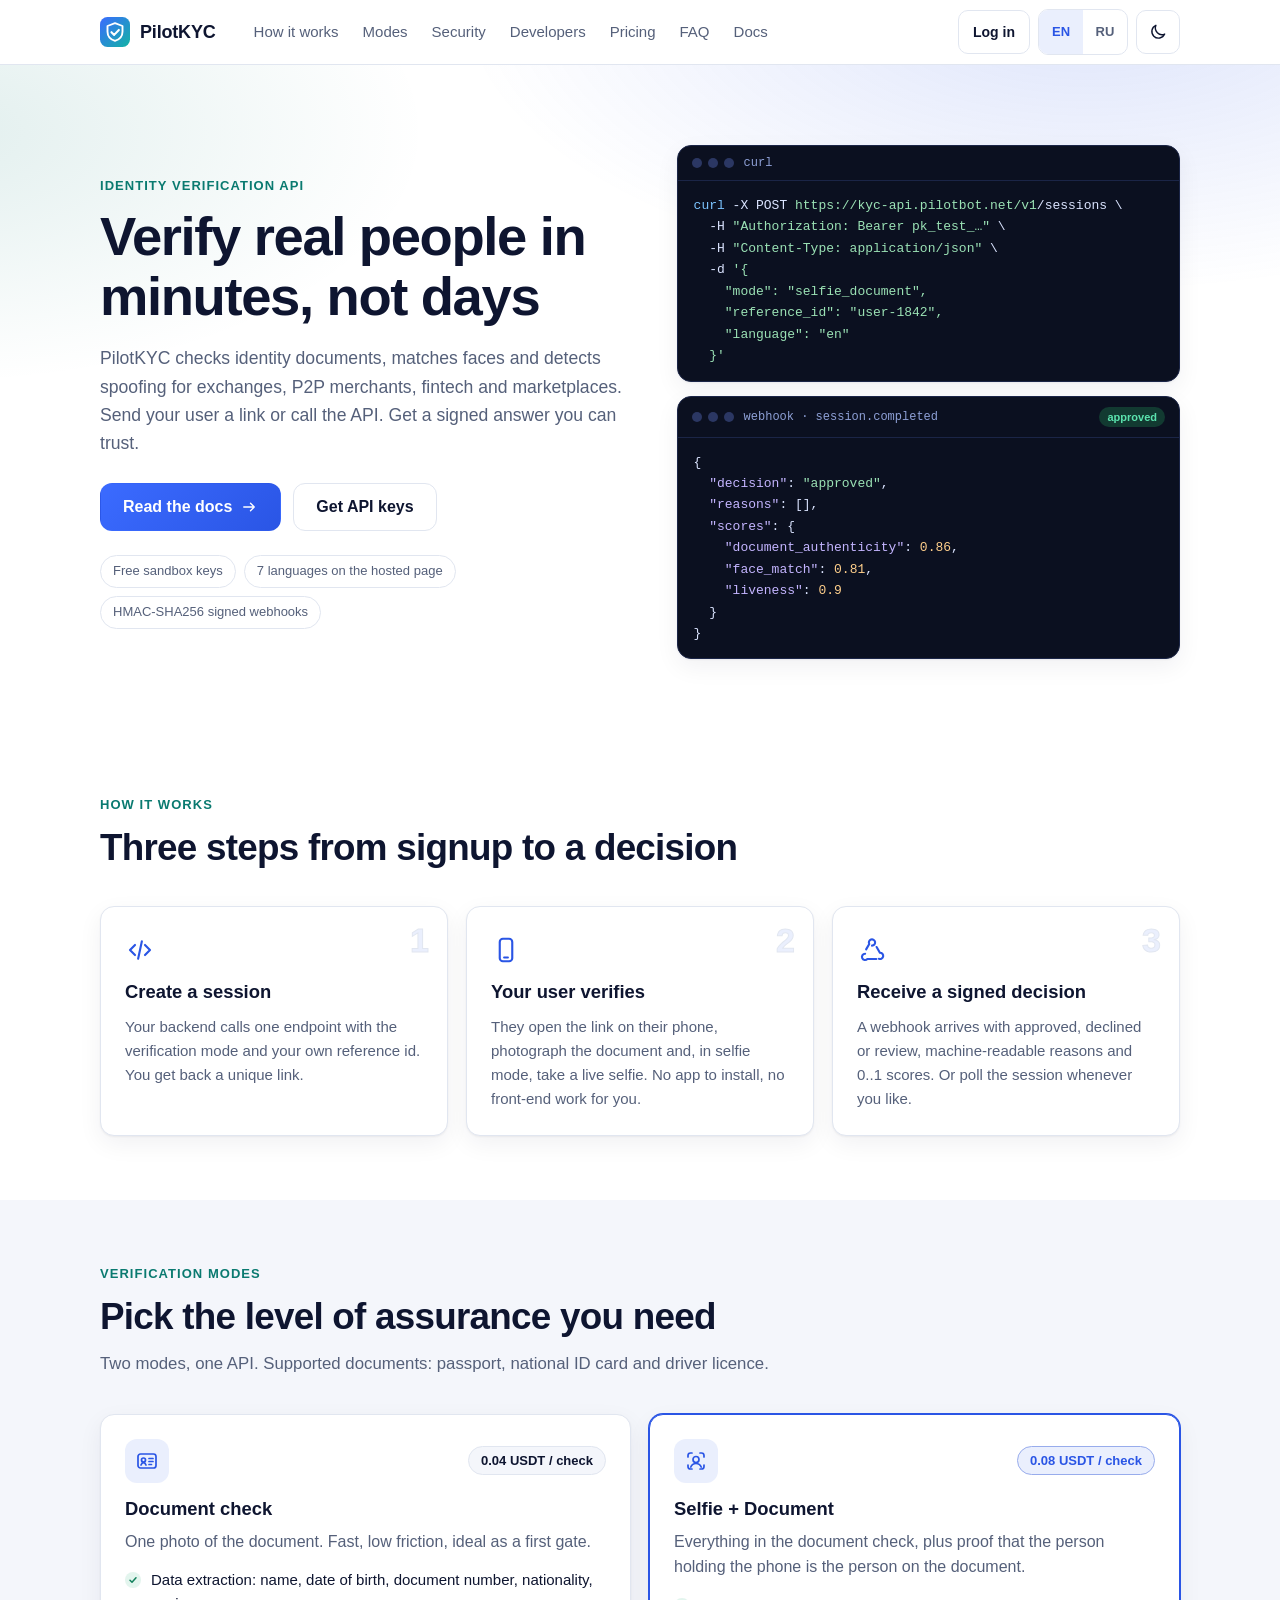
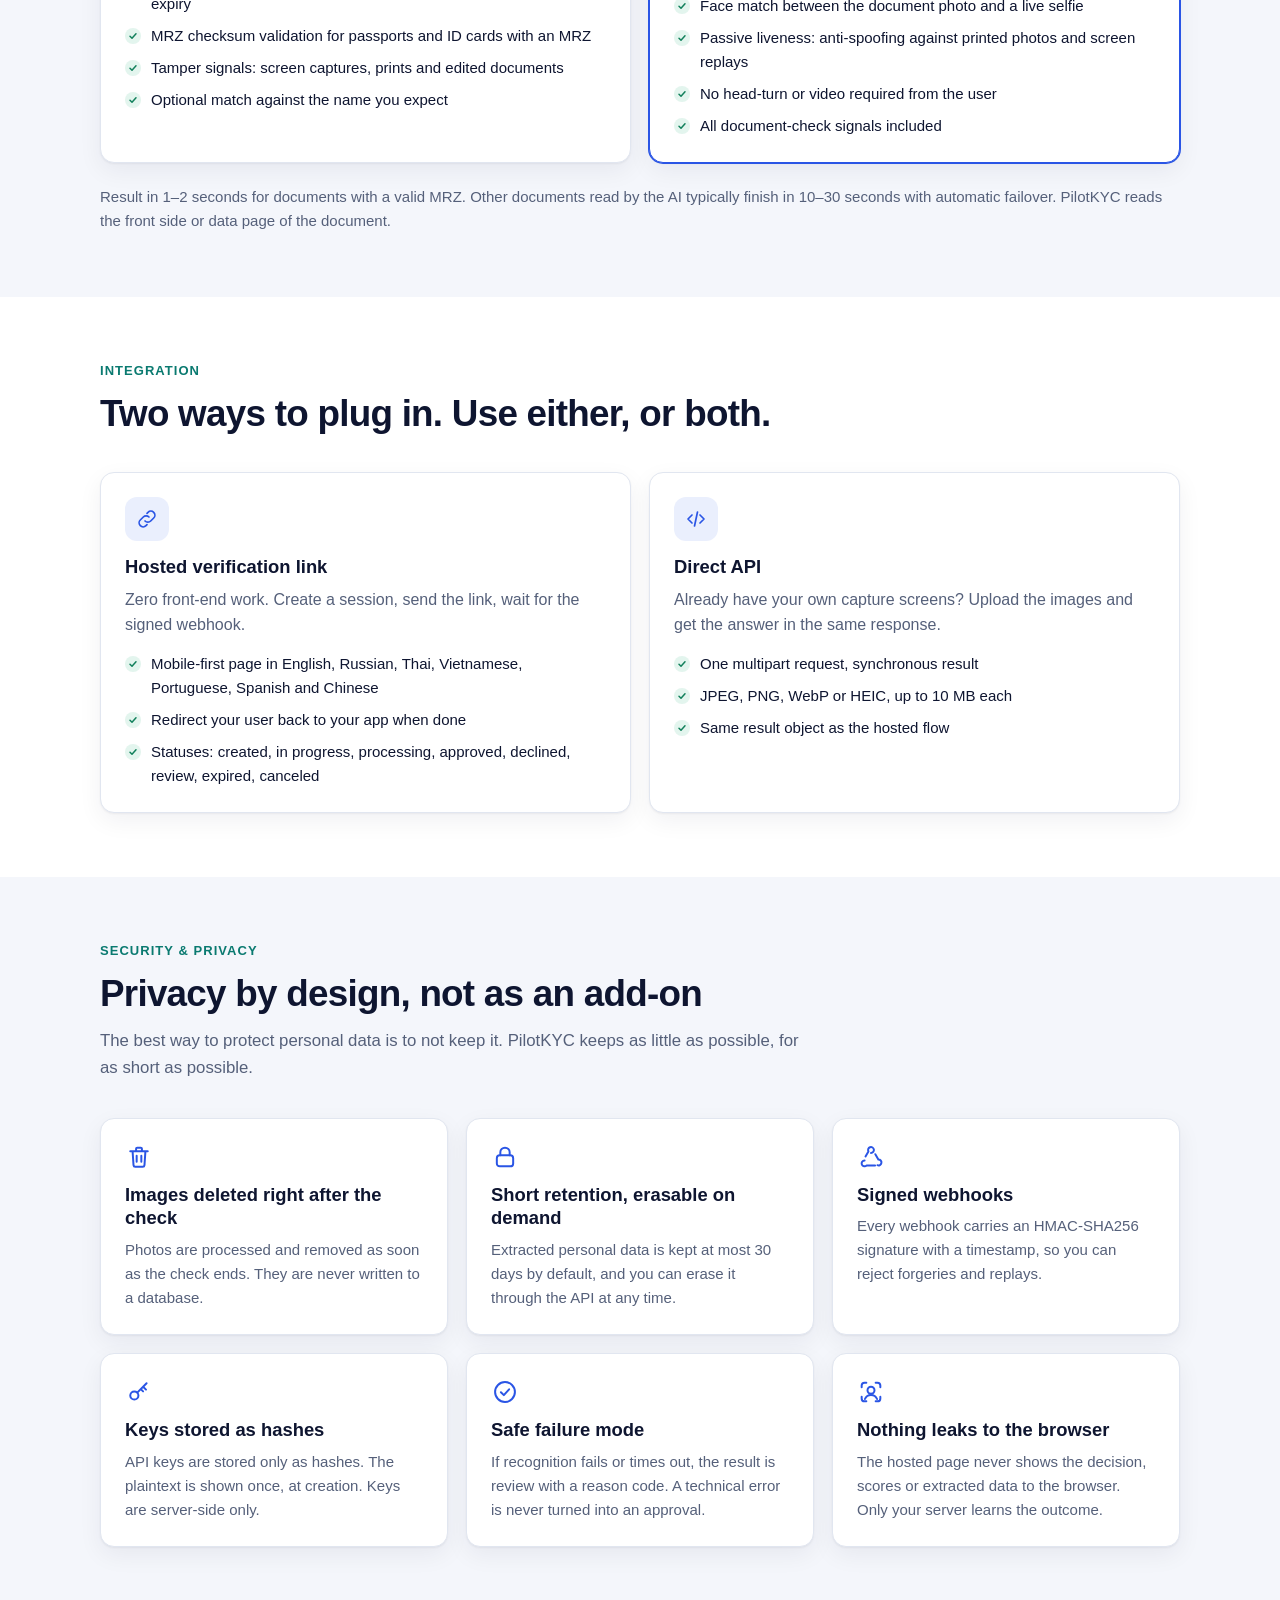
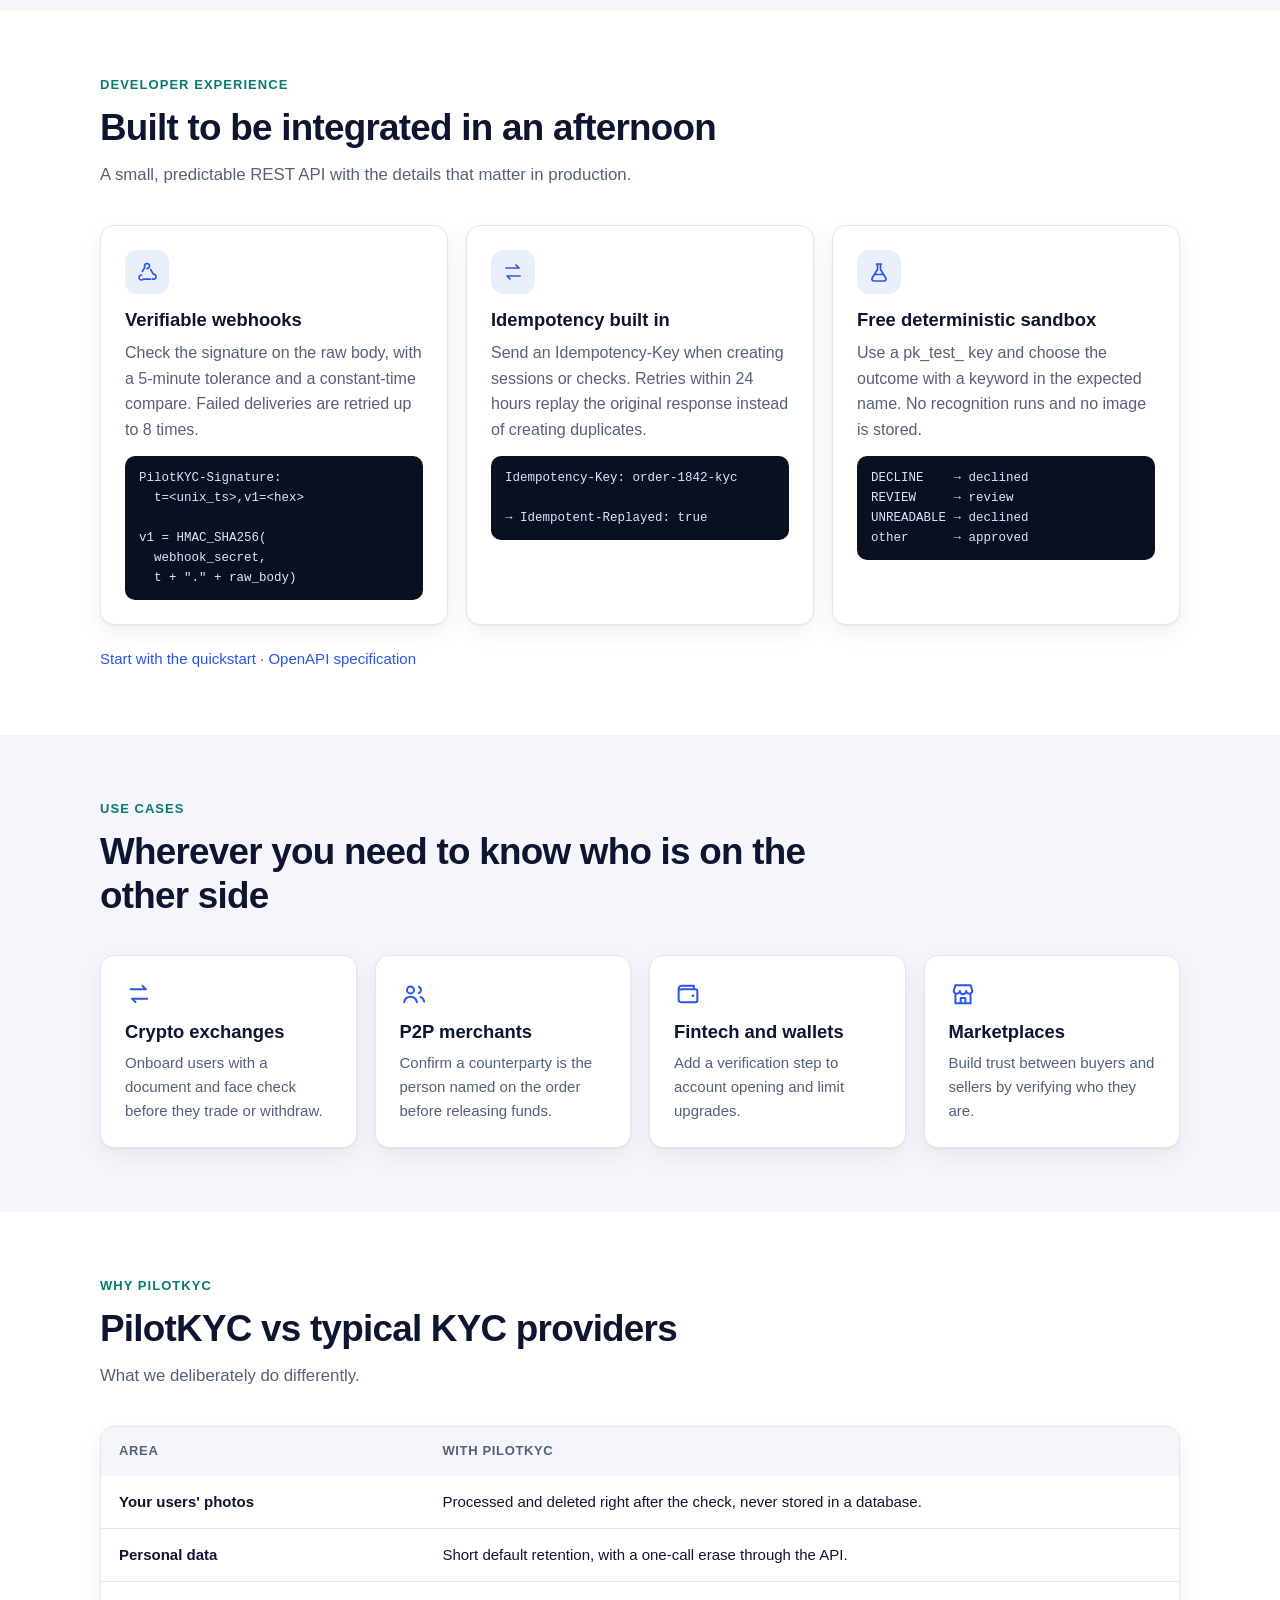
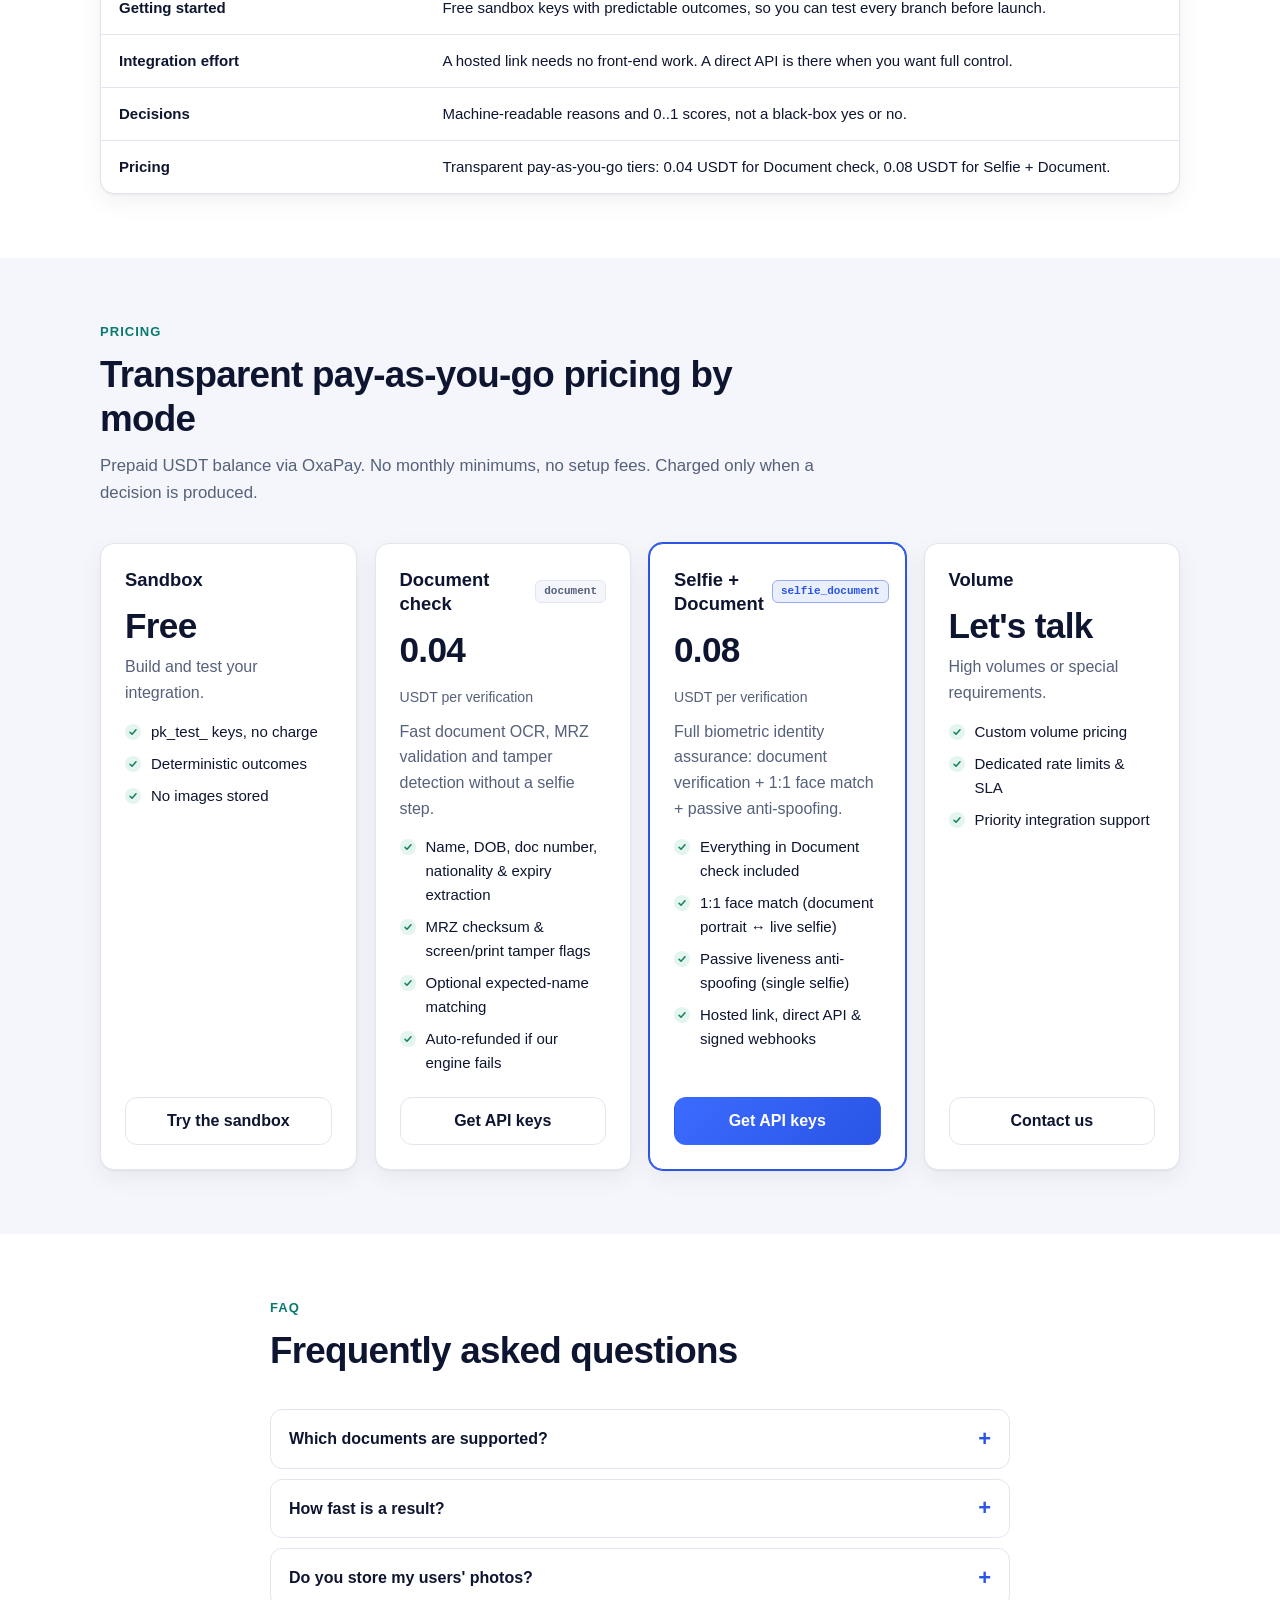
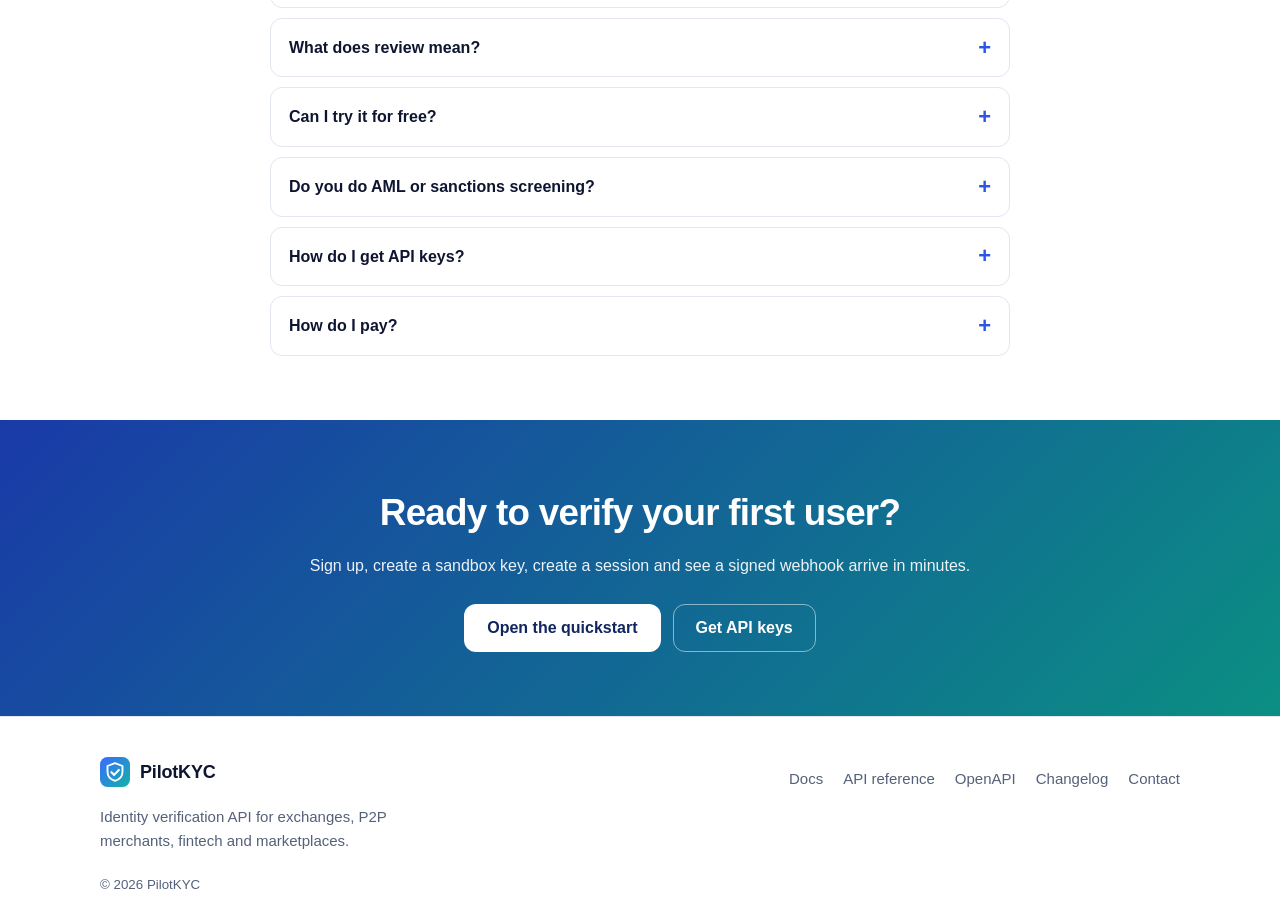
<file: index.html>
<!doctype html>
<html lang="en">
<head>
  <meta charset="utf-8">
  <meta name="viewport" content="width=device-width, initial-scale=1">
  <title>PilotKYC — Identity verification API for exchanges, P2P and fintech</title>
  <meta name="description" content="Identity verification API: document check with data extraction, selfie face match and passive liveness. Hosted link or direct API, signed webhooks, free sandbox, images deleted right after the check.">
  <meta name="color-scheme" content="light dark">
  <meta name="theme-color" content="#0b1020">
  <meta property="og:type" content="website">
  <meta property="og:site_name" content="PilotKYC">
  <meta property="og:title" content="PilotKYC — Identity verification API">
  <meta property="og:description" content="Document check, selfie face match and passive liveness. Hosted link or direct API. Free sandbox. Images deleted right after the check.">
  <meta name="twitter:card" content="summary">
  <meta name="twitter:title" content="PilotKYC — Identity verification API">
  <meta name="twitter:description" content="Document check, selfie face match and passive liveness. Hosted link or direct API. Free sandbox.">
  <link rel="icon" href="assets/favicon.svg" type="image/svg+xml">
  <link rel="stylesheet" href="assets/landing.css">
</head>
<body>
  <!-- Inline SVG sprite -->
  <svg class="svg-sprite" width="0" height="0" aria-hidden="true" focusable="false">
    <defs>
      <linearGradient id="grad" x1="0" y1="0" x2="1" y2="1">
        <stop offset="0" stop-color="#3b6bff"/>
        <stop offset="1" stop-color="#12b3a4"/>
      </linearGradient>
      <symbol id="i-logo" viewBox="0 0 32 32"><rect width="32" height="32" rx="8" fill="url(#grad)"/><path d="M16 6.5 24 9.6v6.1c0 4.7-3.2 8.2-8 9.8-4.8-1.6-8-5.1-8-9.8V9.6z" fill="none" stroke="#fff" stroke-width="2" stroke-linejoin="round"/><path d="m12.2 16.2 2.9 2.9 5-5.3" fill="none" stroke="#fff" stroke-width="2.2" stroke-linecap="round" stroke-linejoin="round"/></symbol>
      <symbol id="i-doc" viewBox="0 0 24 24"><rect x="3" y="5" width="18" height="14" rx="2.5" fill="none" stroke="currentColor" stroke-width="1.7"/><circle cx="8.5" cy="11" r="2" fill="none" stroke="currentColor" stroke-width="1.7"/><path d="M6 16c.6-1.6 1.6-2.3 2.5-2.3S10.400 14.400 11 16M14 9.500h4M14 12.500h4M14 15.500h2.500" fill="none" stroke="currentColor" stroke-width="1.7" stroke-linecap="round"/></symbol>
      <symbol id="i-face" viewBox="0 0 24 24"><path d="M4 8V6.500A2.500 2.500 0 0 1 6.500 4H8M16 4h1.500A2.500 2.500 0 0 1 20 6.500V8M20 16v1.500a2.500 2.500 0 0 1-2.500 2.500H16M8 20H6.500A2.500 2.500 0 0 1 4 17.500V16" fill="none" stroke="currentColor" stroke-width="1.7" stroke-linecap="round"/><circle cx="12" cy="10.500" r="3" fill="none" stroke="currentColor" stroke-width="1.7"/><path d="M6.800 18c.9-2.300 2.800-3.500 5.200-3.500s4.300 1.200 5.200 3.500" fill="none" stroke="currentColor" stroke-width="1.7" stroke-linecap="round"/></symbol>
      <symbol id="i-link" viewBox="0 0 24 24"><path d="M10 14a4 4 0 0 0 5.700 0l3-3a4 4 0 0 0-5.700-5.700l-1 1M14 10a4 4 0 0 0-5.700 0l-3 3a4 4 0 0 0 5.700 5.700l1-1" fill="none" stroke="currentColor" stroke-width="1.7" stroke-linecap="round"/></symbol>
      <symbol id="i-code" viewBox="0 0 24 24"><path d="m8 8-4 4 4 4M16 8l4 4-4 4M13.500 5 10.500 19" fill="none" stroke="currentColor" stroke-width="1.7" stroke-linecap="round" stroke-linejoin="round"/></symbol>
      <symbol id="i-bolt" viewBox="0 0 24 24"><path d="M13 3 5 13.500h6L10 21l8-10.500h-6z" fill="none" stroke="currentColor" stroke-width="1.7" stroke-linejoin="round"/></symbol>
      <symbol id="i-lock" viewBox="0 0 24 24"><rect x="5" y="10.500" width="14" height="9.500" rx="2.500" fill="none" stroke="currentColor" stroke-width="1.7"/><path d="M8 10.500V8a4 4 0 0 1 8 0v2.500" fill="none" stroke="currentColor" stroke-width="1.7" stroke-linecap="round"/></symbol>
      <symbol id="i-trash" viewBox="0 0 24 24"><path d="M4.500 7h15M9.500 7V5a1 1 0 0 1 1-1h3a1 1 0 0 1 1 1v2M6.500 7l.8 12a1.500 1.500 0 0 0 1.500 1.400h6.400a1.500 1.500 0 0 0 1.500-1.400l.8-12M10 11v5M14 11v5" fill="none" stroke="currentColor" stroke-width="1.7" stroke-linecap="round" stroke-linejoin="round"/></symbol>
      <symbol id="i-globe" viewBox="0 0 24 24"><circle cx="12" cy="12" r="8.500" fill="none" stroke="currentColor" stroke-width="1.7"/><path d="M3.500 12h17M12 3.500c2.500 2.600 3.600 5.400 3.600 8.500S14.500 17.900 12 20.500C9.500 17.900 8.400 15.100 8.400 12S9.500 6.100 12 3.500z" fill="none" stroke="currentColor" stroke-width="1.7"/></symbol>
      <symbol id="i-key" viewBox="0 0 24 24"><circle cx="8" cy="15" r="3.500" fill="none" stroke="currentColor" stroke-width="1.7"/><path d="m10.500 12.500 8-8M15.500 7.500l2.500 2.500M13.500 9.500 15.500 11.500" fill="none" stroke="currentColor" stroke-width="1.7" stroke-linecap="round"/></symbol>
      <symbol id="i-hook" viewBox="0 0 24 24"><path d="M12 8.500a2.500 2.500 0 1 0-2.200-1.300L7.300 11.500M6.500 15a2.500 2.500 0 1 0 1.800 4.200h7.200M17.500 19a2.500 2.500 0 1 0 .8-4.800L15.700 9.600" fill="none" stroke="currentColor" stroke-width="1.7" stroke-linecap="round" stroke-linejoin="round"/></symbol>
      <symbol id="i-flask" viewBox="0 0 24 24"><path d="M9.500 4h5M10.500 4v5.500L5.200 18a2 2 0 0 0 1.700 3h10.200a2 2 0 0 0 1.700-3l-5.300-8.500V4M8 14.500h8" fill="none" stroke="currentColor" stroke-width="1.7" stroke-linecap="round" stroke-linejoin="round"/></symbol>
      <symbol id="i-phone" viewBox="0 0 24 24"><rect x="7" y="3" width="10" height="18" rx="2.500" fill="none" stroke="currentColor" stroke-width="1.7"/><path d="M10.500 18h3" fill="none" stroke="currentColor" stroke-width="1.7" stroke-linecap="round"/></symbol>
      <symbol id="i-send" viewBox="0 0 24 24"><path d="m4 11.500 16-7-6 16-2.800-6.700z" fill="none" stroke="currentColor" stroke-width="1.7" stroke-linejoin="round"/></symbol>
      <symbol id="i-check" viewBox="0 0 24 24"><circle cx="12" cy="12" r="8.500" fill="none" stroke="currentColor" stroke-width="1.7"/><path d="m8.500 12.200 2.500 2.500 4.500-5" fill="none" stroke="currentColor" stroke-width="1.7" stroke-linecap="round" stroke-linejoin="round"/></symbol>
      <symbol id="i-swap" viewBox="0 0 24 24"><path d="M5 8h13l-3-3M19 16H6l3 3" fill="none" stroke="currentColor" stroke-width="1.7" stroke-linecap="round" stroke-linejoin="round"/></symbol>
      <symbol id="i-store" viewBox="0 0 24 24"><path d="M4 9.500 5.500 4.500h13L20 9.500M4 9.500a2.700 2.700 0 0 0 5.300 0 2.700 2.700 0 0 0 5.400 0 2.700 2.700 0 0 0 5.300 0M5.500 12.500V20h13v-7.500M10 20v-4.500h4V20" fill="none" stroke="currentColor" stroke-width="1.7" stroke-linecap="round" stroke-linejoin="round"/></symbol>
      <symbol id="i-wallet" viewBox="0 0 24 24"><path d="M4 7.500A2.500 2.500 0 0 1 6.500 5H17v3M4 7.500V17a2 2 0 0 0 2 2h12.500a1.500 1.500 0 0 0 1.500-1.500V9.500A1.500 1.500 0 0 0 18.500 8H6.500A2.500 2.500 0 0 1 4 7.500z" fill="none" stroke="currentColor" stroke-width="1.7" stroke-linejoin="round"/><circle cx="16.200" cy="13.500" r="1.100" fill="currentColor"/></symbol>
      <symbol id="i-users" viewBox="0 0 24 24"><circle cx="9" cy="8.500" r="3" fill="none" stroke="currentColor" stroke-width="1.7"/><path d="M3.500 19c.6-3 2.800-4.700 5.500-4.700s4.900 1.700 5.500 4.700M16 5.700a3 3 0 0 1 0 5.600M17.500 14.500c1.700.6 2.800 2 3.200 4" fill="none" stroke="currentColor" stroke-width="1.7" stroke-linecap="round"/></symbol>
      <symbol id="i-arrow" viewBox="0 0 24 24"><path d="M5 12h14m-5-5 5 5-5 5" fill="none" stroke="currentColor" stroke-width="1.8" stroke-linecap="round" stroke-linejoin="round"/></symbol>
      <symbol id="i-tick" viewBox="0 0 24 24"><path d="m5 12.500 4.500 4.500L19 7.500" fill="none" stroke="currentColor" stroke-width="2.200" stroke-linecap="round" stroke-linejoin="round"/></symbol>
      <symbol id="i-menu" viewBox="0 0 24 24"><path d="M4 7h16M4 12h16M4 17h16" fill="none" stroke="currentColor" stroke-width="1.8" stroke-linecap="round"/></symbol>
      <symbol id="i-theme" viewBox="0 0 24 24"><path d="M20 14.500A8 8 0 0 1 9.500 4 8 8 0 1 0 20 14.500z" fill="none" stroke="currentColor" stroke-width="1.7" stroke-linejoin="round"/></symbol>
    </defs>
  </svg>

  <a class="skip" href="#main" data-i18n="skip">Skip to content</a>

  <header class="header" id="top">
    <div class="wrap header-inner">
      <a class="logo" href="#top" aria-label="PilotKYC">
        <svg class="logo-mark" aria-hidden="true"><use href="#i-logo"/></svg>
        <span>PilotKYC</span>
      </a>
      <nav class="nav" id="nav" aria-label="Main">
        <a href="#how" data-i18n="nav.how">How it works</a>
        <a href="#modes" data-i18n="nav.modes">Modes</a>
        <a href="#security" data-i18n="nav.security">Security</a>
        <a href="#developers" data-i18n="nav.dev">Developers</a>
        <a href="#pricing" data-i18n="nav.pricing">Pricing</a>
        <a href="#faq" data-i18n="nav.faq">FAQ</a>
        <a href="docs/" data-i18n="nav.docs">Docs</a>
        <a class="nav-login" href="https://kyc.pilotbot.net/dashboard/login" data-login data-i18n="nav.login" rel="noopener">Log in</a>
      </nav>
      <div class="header-actions">
        <a class="header-login" href="https://kyc.pilotbot.net/dashboard/login" data-login data-i18n="nav.login" rel="noopener">Log in</a>
        <div class="lang" role="group" aria-label="Language">
          <button type="button" class="lang-btn" data-lang="en" aria-pressed="true">EN</button>
          <button type="button" class="lang-btn" data-lang="ru" aria-pressed="false">RU</button>
        </div>
        <button type="button" class="icon-btn" id="theme-btn" aria-label="Toggle theme"><svg aria-hidden="true"><use href="#i-theme"/></svg></button>
        <button type="button" class="icon-btn menu-btn" id="menu-btn" aria-label="Menu" aria-expanded="false" aria-controls="nav"><svg aria-hidden="true"><use href="#i-menu"/></svg></button>
      </div>
    </div>
  </header>

  <main id="main">
    <!-- HERO -->
    <section class="hero">
      <div class="wrap hero-grid">
        <div class="hero-copy">
          <p class="eyebrow" data-i18n="hero.eyebrow">Identity verification API</p>
          <h1 data-i18n="hero.title">Verify real people in minutes, not days</h1>
          <p class="lead" data-i18n="hero.lead">PilotKYC checks identity documents, matches faces and detects spoofing for exchanges, P2P merchants, fintech and marketplaces. Send your user a link or call the API. Get a signed answer you can trust.</p>
          <div class="cta-row">
            <a class="btn btn-primary" href="docs/"><span data-i18n="cta.docs">Read the docs</span><svg aria-hidden="true"><use href="#i-arrow"/></svg></a>
            <a class="btn btn-secondary" href="https://kyc.pilotbot.net/dashboard/signup" data-signup data-i18n="cta.keys" rel="noopener">Get API keys</a>
          </div>
          <ul class="chips">
            <li data-i18n="hero.chip1">Free sandbox keys</li>
            <li data-i18n="hero.chip2">7 languages on the hosted page</li>
            <li data-i18n="hero.chip3">HMAC-SHA256 signed webhooks</li>
          </ul>
        </div>
        <div class="hero-code" aria-label="Example request and result">
          <div class="code-card">
            <div class="code-head"><span class="dots" aria-hidden="true"><i></i><i></i><i></i></span><span class="code-title">curl</span></div>
<pre><code><span class="c-k">curl</span> -X POST <span class="c-s" data-base-url>https://kyc-api.pilotbot.net/v1</span>/sessions \
  -H <span class="c-s">"Authorization: Bearer pk_test_…"</span> \
  -H <span class="c-s">"Content-Type: application/json"</span> \
  -d <span class="c-s">'{
    "mode": "selfie_document",
    "reference_id": "user-1842",
    "language": "en"
  }'</span></code></pre>
          </div>
          <div class="code-card code-card-result">
            <div class="code-head"><span class="dots" aria-hidden="true"><i></i><i></i><i></i></span><span class="code-title">webhook &middot; session.completed</span><span class="pill pill-ok">approved</span></div>
<pre><code>{
  <span class="c-p">"decision"</span>: <span class="c-s">"approved"</span>,
  <span class="c-p">"reasons"</span>: [],
  <span class="c-p">"scores"</span>: {
    <span class="c-p">"document_authenticity"</span>: <span class="c-n">0.86</span>,
    <span class="c-p">"face_match"</span>: <span class="c-n">0.81</span>,
    <span class="c-p">"liveness"</span>: <span class="c-n">0.9</span>
  }
}</code></pre>
          </div>
        </div>
      </div>
    </section>

    <!-- HOW IT WORKS -->
    <section class="section" id="how" aria-labelledby="how-h">
      <div class="wrap">
        <div class="section-head">
          <p class="eyebrow" data-i18n="how.eyebrow">How it works</p>
          <h2 id="how-h" data-i18n="how.title">Three steps from signup to a decision</h2>
        </div>
        <ol class="steps">
          <li class="step">
            <span class="step-num" aria-hidden="true">1</span>
            <svg class="icon" aria-hidden="true"><use href="#i-code"/></svg>
            <h3 data-i18n="how.s1.t">Create a session</h3>
            <p data-i18n="how.s1.p">Your backend calls one endpoint with the verification mode and your own reference id. You get back a unique link.</p>
          </li>
          <li class="step">
            <span class="step-num" aria-hidden="true">2</span>
            <svg class="icon" aria-hidden="true"><use href="#i-phone"/></svg>
            <h3 data-i18n="how.s2.t">Your user verifies</h3>
            <p data-i18n="how.s2.p">They open the link on their phone, photograph the document and, in selfie mode, take a live selfie. No app to install, no front-end work for you.</p>
          </li>
          <li class="step">
            <span class="step-num" aria-hidden="true">3</span>
            <svg class="icon" aria-hidden="true"><use href="#i-hook"/></svg>
            <h3 data-i18n="how.s3.t">Receive a signed decision</h3>
            <p data-i18n="how.s3.p">A webhook arrives with approved, declined or review, machine-readable reasons and 0..1 scores. Or poll the session whenever you like.</p>
          </li>
        </ol>
      </div>
    </section>

    <!-- MODES -->
    <section class="section section-alt" id="modes" aria-labelledby="modes-h">
      <div class="wrap">
        <div class="section-head">
          <p class="eyebrow" data-i18n="modes.eyebrow">Verification modes</p>
          <h2 id="modes-h" data-i18n="modes.title">Pick the level of assurance you need</h2>
          <p class="sub" data-i18n="modes.sub">Two modes, one API. Supported documents: passport, national ID card and driver licence.</p>
        </div>
        <div class="grid-2">
          <article class="card">
            <div class="mode-head">
              <div class="card-icon"><svg aria-hidden="true"><use href="#i-doc"/></svg></div>
              <span class="mode-price" data-i18n="modes.doc.price">0.04 USDT / check</span>
            </div>
            <h3 data-i18n="modes.doc.t">Document check</h3>
            <p class="muted" data-i18n="modes.doc.p">One photo of the document. Fast, low friction, ideal as a first gate.</p>
            <ul class="ticks">
              <li data-i18n="modes.doc.l1">Data extraction: name, date of birth, document number, nationality, expiry</li>
              <li data-i18n="modes.doc.l2">MRZ checksum validation for passports and ID cards with an MRZ</li>
              <li data-i18n="modes.doc.l3">Tamper signals: screen captures, prints and edited documents</li>
              <li data-i18n="modes.doc.l4">Optional match against the name you expect</li>
            </ul>
          </article>
          <article class="card card-featured">
            <div class="mode-head">
              <div class="card-icon"><svg aria-hidden="true"><use href="#i-face"/></svg></div>
              <span class="mode-price mode-price-featured" data-i18n="modes.sd.price">0.08 USDT / check</span>
            </div>
            <h3 data-i18n="modes.sd.t">Selfie + Document</h3>
            <p class="muted" data-i18n="modes.sd.p">Everything in the document check, plus proof that the person holding the phone is the person on the document.</p>
            <ul class="ticks">
              <li data-i18n="modes.sd.l1">Face match between the document photo and a live selfie</li>
              <li data-i18n="modes.sd.l2">Passive liveness: anti-spoofing against printed photos and screen replays</li>
              <li data-i18n="modes.sd.l3">No head-turn or video required from the user</li>
              <li data-i18n="modes.sd.l4">All document-check signals included</li>
            </ul>
          </article>
        </div>
        <p class="note" data-i18n="modes.note">Result in 1–2 seconds for documents with a valid MRZ. Other documents read by the AI typically finish in 10–30 seconds with automatic failover. PilotKYC reads the front side or data page of the document.</p>
      </div>
    </section>

    <!-- INTEGRATION STYLES -->
    <section class="section" id="integration" aria-labelledby="int-h">
      <div class="wrap">
        <div class="section-head">
          <p class="eyebrow" data-i18n="int.eyebrow">Integration</p>
          <h2 id="int-h" data-i18n="int.title">Two ways to plug in. Use either, or both.</h2>
        </div>
        <div class="grid-2">
          <article class="card">
            <div class="card-icon"><svg aria-hidden="true"><use href="#i-link"/></svg></div>
            <h3 data-i18n="int.hosted.t">Hosted verification link</h3>
            <p class="muted" data-i18n="int.hosted.p">Zero front-end work. Create a session, send the link, wait for the signed webhook.</p>
            <ul class="ticks">
              <li data-i18n="int.hosted.l1">Mobile-first page in English, Russian, Thai, Vietnamese, Portuguese, Spanish and Chinese</li>
              <li data-i18n="int.hosted.l2">Redirect your user back to your app when done</li>
              <li data-i18n="int.hosted.l3">Statuses: created, in progress, processing, approved, declined, review, expired, canceled</li>
            </ul>
          </article>
          <article class="card">
            <div class="card-icon"><svg aria-hidden="true"><use href="#i-code"/></svg></div>
            <h3 data-i18n="int.direct.t">Direct API</h3>
            <p class="muted" data-i18n="int.direct.p">Already have your own capture screens? Upload the images and get the answer in the same response.</p>
            <ul class="ticks">
              <li data-i18n="int.direct.l1">One multipart request, synchronous result</li>
              <li data-i18n="int.direct.l2">JPEG, PNG, WebP or HEIC, up to 10 MB each</li>
              <li data-i18n="int.direct.l3">Same result object as the hosted flow</li>
            </ul>
          </article>
        </div>
      </div>
    </section>

    <!-- SECURITY -->
    <section class="section section-alt" id="security" aria-labelledby="sec-h">
      <div class="wrap">
        <div class="section-head">
          <p class="eyebrow" data-i18n="sec.eyebrow">Security &amp; privacy</p>
          <h2 id="sec-h" data-i18n="sec.title">Privacy by design, not as an add-on</h2>
          <p class="sub" data-i18n="sec.sub">The best way to protect personal data is to not keep it. PilotKYC keeps as little as possible, for as short as possible.</p>
        </div>
        <div class="grid-3">
          <article class="feature">
            <svg class="icon" aria-hidden="true"><use href="#i-trash"/></svg>
            <h3 data-i18n="sec.f1.t">Images deleted right after the check</h3>
            <p data-i18n="sec.f1.p">Photos are processed and removed as soon as the check ends. They are never written to a database.</p>
          </article>
          <article class="feature">
            <svg class="icon" aria-hidden="true"><use href="#i-lock"/></svg>
            <h3 data-i18n="sec.f2.t">Short retention, erasable on demand</h3>
            <p data-i18n="sec.f2.p">Extracted personal data is kept at most 30 days by default, and you can erase it through the API at any time.</p>
          </article>
          <article class="feature">
            <svg class="icon" aria-hidden="true"><use href="#i-hook"/></svg>
            <h3 data-i18n="sec.f3.t">Signed webhooks</h3>
            <p data-i18n="sec.f3.p">Every webhook carries an HMAC-SHA256 signature with a timestamp, so you can reject forgeries and replays.</p>
          </article>
          <article class="feature">
            <svg class="icon" aria-hidden="true"><use href="#i-key"/></svg>
            <h3 data-i18n="sec.f4.t">Keys stored as hashes</h3>
            <p data-i18n="sec.f4.p">API keys are stored only as hashes. The plaintext is shown once, at creation. Keys are server-side only.</p>
          </article>
          <article class="feature">
            <svg class="icon" aria-hidden="true"><use href="#i-check"/></svg>
            <h3 data-i18n="sec.f5.t">Safe failure mode</h3>
            <p data-i18n="sec.f5.p">If recognition fails or times out, the result is review with a reason code. A technical error is never turned into an approval.</p>
          </article>
          <article class="feature">
            <svg class="icon" aria-hidden="true"><use href="#i-face"/></svg>
            <h3 data-i18n="sec.f6.t">Nothing leaks to the browser</h3>
            <p data-i18n="sec.f6.p">The hosted page never shows the decision, scores or extracted data to the browser. Only your server learns the outcome.</p>
          </article>
        </div>
      </div>
    </section>

    <!-- DEVELOPERS -->
    <section class="section" id="developers" aria-labelledby="dev-h">
      <div class="wrap">
        <div class="section-head">
          <p class="eyebrow" data-i18n="dev.eyebrow">Developer experience</p>
          <h2 id="dev-h" data-i18n="dev.title">Built to be integrated in an afternoon</h2>
          <p class="sub" data-i18n="dev.sub">A small, predictable REST API with the details that matter in production.</p>
        </div>
        <div class="grid-3">
          <article class="card">
            <div class="card-icon"><svg aria-hidden="true"><use href="#i-hook"/></svg></div>
            <h3 data-i18n="dev.c1.t">Verifiable webhooks</h3>
            <p class="muted" data-i18n="dev.c1.p">Check the signature on the raw body, with a 5-minute tolerance and a constant-time compare. Failed deliveries are retried up to 8 times.</p>
<pre class="mini"><code>PilotKYC-Signature:
  t=&lt;unix_ts&gt;,v1=&lt;hex&gt;

v1 = HMAC_SHA256(
  webhook_secret,
  t + "." + raw_body)</code></pre>
          </article>
          <article class="card">
            <div class="card-icon"><svg aria-hidden="true"><use href="#i-swap"/></svg></div>
            <h3 data-i18n="dev.c2.t">Idempotency built in</h3>
            <p class="muted" data-i18n="dev.c2.p">Send an Idempotency-Key when creating sessions or checks. Retries within 24 hours replay the original response instead of creating duplicates.</p>
<pre class="mini"><code>Idempotency-Key: order-1842-kyc

&rarr; Idempotent-Replayed: true</code></pre>
          </article>
          <article class="card">
            <div class="card-icon"><svg aria-hidden="true"><use href="#i-flask"/></svg></div>
            <h3 data-i18n="dev.c3.t">Free deterministic sandbox</h3>
            <p class="muted" data-i18n="dev.c3.p">Use a pk_test_ key and choose the outcome with a keyword in the expected name. No recognition runs and no image is stored.</p>
<pre class="mini"><code>DECLINE    &rarr; declined
REVIEW     &rarr; review
UNREADABLE &rarr; declined
other      &rarr; approved</code></pre>
          </article>
        </div>
        <p class="note"><a href="docs/#/quickstart" data-i18n="dev.link">Start with the quickstart</a> &middot; <a href="openapi.yaml" data-i18n="dev.link2">OpenAPI specification</a></p>
      </div>
    </section>

    <!-- USE CASES -->
    <section class="section section-alt" id="use-cases" aria-labelledby="uc-h">
      <div class="wrap">
        <div class="section-head">
          <p class="eyebrow" data-i18n="uc.eyebrow">Use cases</p>
          <h2 id="uc-h" data-i18n="uc.title">Wherever you need to know who is on the other side</h2>
        </div>
        <div class="grid-4">
          <article class="feature">
            <svg class="icon" aria-hidden="true"><use href="#i-swap"/></svg>
            <h3 data-i18n="uc.u1.t">Crypto exchanges</h3>
            <p data-i18n="uc.u1.p">Onboard users with a document and face check before they trade or withdraw.</p>
          </article>
          <article class="feature">
            <svg class="icon" aria-hidden="true"><use href="#i-users"/></svg>
            <h3 data-i18n="uc.u2.t">P2P merchants</h3>
            <p data-i18n="uc.u2.p">Confirm a counterparty is the person named on the order before releasing funds.</p>
          </article>
          <article class="feature">
            <svg class="icon" aria-hidden="true"><use href="#i-wallet"/></svg>
            <h3 data-i18n="uc.u3.t">Fintech and wallets</h3>
            <p data-i18n="uc.u3.p">Add a verification step to account opening and limit upgrades.</p>
          </article>
          <article class="feature">
            <svg class="icon" aria-hidden="true"><use href="#i-store"/></svg>
            <h3 data-i18n="uc.u4.t">Marketplaces</h3>
            <p data-i18n="uc.u4.p">Build trust between buyers and sellers by verifying who they are.</p>
          </article>
        </div>
      </div>
    </section>

    <!-- COMPARISON -->
    <section class="section" id="why" aria-labelledby="why-h">
      <div class="wrap">
        <div class="section-head">
          <p class="eyebrow" data-i18n="why.eyebrow">Why PilotKYC</p>
          <h2 id="why-h" data-i18n="why.title">PilotKYC vs typical KYC providers</h2>
          <p class="sub" data-i18n="why.sub">What we deliberately do differently.</p>
        </div>
        <div class="table-wrap">
          <table class="compare">
            <thead>
              <tr><th scope="col" data-i18n="why.th1">Area</th><th scope="col" data-i18n="why.th2">With PilotKYC</th></tr>
            </thead>
            <tbody>
              <tr><th scope="row" data-i18n="why.r1.a">Your users' photos</th><td data-i18n="why.r1.b">Processed and deleted right after the check, never stored in a database.</td></tr>
              <tr><th scope="row" data-i18n="why.r2.a">Personal data</th><td data-i18n="why.r2.b">Short default retention, with a one-call erase through the API.</td></tr>
              <tr><th scope="row" data-i18n="why.r3.a">Getting started</th><td data-i18n="why.r3.b">Free sandbox keys with predictable outcomes, so you can test every branch before launch.</td></tr>
              <tr><th scope="row" data-i18n="why.r4.a">Integration effort</th><td data-i18n="why.r4.b">A hosted link needs no front-end work. A direct API is there when you want full control.</td></tr>
              <tr><th scope="row" data-i18n="why.r5.a">Decisions</th><td data-i18n="why.r5.b">Machine-readable reasons and 0..1 scores, not a black-box yes or no.</td></tr>
              <tr><th scope="row" data-i18n="why.r6.a">Pricing</th><td data-i18n="why.r6.b">Transparent pay-as-you-go tiers: 0.04 USDT for Document check, 0.08 USDT for Selfie + Document.</td></tr>
            </tbody>
          </table>
        </div>
      </div>
    </section>

    <!-- PRICING -->
    <section class="section section-alt" id="pricing" aria-labelledby="pr-h">
      <div class="wrap">
        <div class="section-head">
          <p class="eyebrow" data-i18n="pr.eyebrow">Pricing</p>
          <h2 id="pr-h" data-i18n="pr.title">Transparent pay-as-you-go pricing by mode</h2>
          <p class="sub" data-i18n="pr.sub">Prepaid USDT balance via OxaPay. No monthly minimums, no setup fees. Charged only when a decision is produced.</p>
        </div>
        <div class="grid-4 pricing">
          <article class="card price-card">
            <h3 data-i18n="pr.sb.t">Sandbox</h3>
            <p class="price"><span data-price="sandbox">Free</span></p>
            <p class="muted" data-i18n="pr.sb.p">Build and test your integration.</p>
            <ul class="ticks">
              <li data-i18n="pr.sb.l1">pk_test_ keys, no charge</li>
              <li data-i18n="pr.sb.l2">Deterministic outcomes</li>
              <li data-i18n="pr.sb.l3">No images stored</li>
            </ul>
            <a class="btn btn-secondary" href="docs/#/quickstart" data-i18n="pr.sb.cta">Try the sandbox</a>
          </article>
          <article class="card price-card">
            <div class="price-tier-head">
              <h3 data-i18n="pr.doc.t">Document check</h3>
              <code class="tier-badge">document</code>
            </div>
            <p class="price"><span data-price="document">0.04</span> <small data-i18n="pr.pr.unit">USDT per verification</small></p>
            <p class="muted" data-i18n="pr.doc.p">Fast document OCR, MRZ validation and tamper detection without a selfie step.</p>
            <ul class="ticks">
              <li data-i18n="pr.doc.l1">Name, DOB, doc number, nationality &amp; expiry extraction</li>
              <li data-i18n="pr.doc.l2">MRZ checksum &amp; screen/print tamper flags</li>
              <li data-i18n="pr.doc.l3">Optional expected-name matching</li>
              <li data-i18n="pr.doc.l4">Auto-refunded if our engine fails</li>
            </ul>
            <a class="btn btn-secondary" href="https://kyc.pilotbot.net/dashboard/signup" data-signup data-i18n="cta.keys" rel="noopener">Get API keys</a>
          </article>
          <article class="card price-card card-featured">
            <div class="price-tier-head">
              <h3 data-i18n="pr.sd.t">Selfie + Document</h3>
              <code class="tier-badge tier-badge-featured">selfie_document</code>
            </div>
            <p class="price"><span data-price="selfie_document">0.08</span> <small data-i18n="pr.pr.unit">USDT per verification</small></p>
            <p class="muted" data-i18n="pr.sd.p">Full biometric identity assurance: document verification + 1:1 face match + passive anti-spoofing.</p>
            <ul class="ticks">
              <li data-i18n="pr.sd.l1">Everything in Document check included</li>
              <li data-i18n="pr.sd.l2">1:1 face match (document portrait ↔ live selfie)</li>
              <li data-i18n="pr.sd.l3">Passive liveness anti-spoofing (single selfie)</li>
              <li data-i18n="pr.sd.l4">Hosted link, direct API &amp; signed webhooks</li>
            </ul>
            <a class="btn btn-primary" href="https://kyc.pilotbot.net/dashboard/signup" data-signup data-i18n="cta.keys" rel="noopener">Get API keys</a>
          </article>
          <article class="card price-card">
            <h3 data-i18n="pr.vo.t">Volume</h3>
            <p class="price"><span data-i18n="pr.vo.price">Let's talk</span></p>
            <p class="muted" data-i18n="pr.vo.p">High volumes or special requirements.</p>
            <ul class="ticks">
              <li data-i18n="pr.vo.l1">Custom volume pricing</li>
              <li data-i18n="pr.vo.l2">Dedicated rate limits &amp; SLA</li>
              <li data-i18n="pr.vo.l3">Priority integration support</li>
            </ul>
            <a class="btn btn-secondary" href="https://t.me/pilotbotnet" data-contact data-i18n="pr.vo.cta" rel="noopener">Contact us</a>
          </article>
        </div>
      </div>
    </section>

    <!-- FAQ -->
    <section class="section" id="faq" aria-labelledby="faq-h">
      <div class="wrap wrap-narrow">
        <div class="section-head">
          <p class="eyebrow" data-i18n="faq.eyebrow">FAQ</p>
          <h2 id="faq-h" data-i18n="faq.title">Frequently asked questions</h2>
        </div>
        <div class="faq">
          <details>
            <summary data-i18n="faq.q1">Which documents are supported?</summary>
            <p data-i18n="faq.a1">Passports, national ID cards and driver licences. PilotKYC reads the front side or the data page of the document.</p>
          </details>
          <details>
            <summary data-i18n="faq.q2">How fast is a result?</summary>
            <p data-i18n="faq.a2">1–2 seconds for documents with a valid MRZ. Other documents read by the AI typically finish in 10–30 seconds with automatic provider failover. You are notified by webhook as soon as the decision is ready, or you can poll the session.</p>
          </details>
          <details>
            <summary data-i18n="faq.q3">Do you store my users' photos?</summary>
            <p data-i18n="faq.a3">No. Images are processed and deleted right after the check and are never written to a database. Extracted personal data is kept at most 30 days by default and can be erased through the API at any time.</p>
          </details>
          <details>
            <summary data-i18n="faq.q4">What does review mean?</summary>
            <p data-i18n="faq.a4">No hard failure was found, but at least one signal was not strong enough to approve automatically. You decide: queue it for a human, or ask the user to try again. Reason codes tell you why.</p>
          </details>
          <details>
            <summary data-i18n="faq.q5">Can I try it for free?</summary>
            <p data-i18n="faq.a5">Yes. Sandbox keys are free and return deterministic outcomes, so you can build and test the full flow, including webhooks.</p>
          </details>
          <details>
            <summary data-i18n="faq.q6">Do you do AML or sanctions screening?</summary>
            <p data-i18n="faq.a6">Not in v1. PilotKYC verifies a document and, optionally, a face. AML and sanctions screening, proof of address and KYB are on the roadmap, with no committed dates.</p>
          </details>
          <details>
            <summary data-i18n="faq.q7">How do I get API keys?</summary>
            <p><span data-i18n="faq.a7">Sign up in the dashboard, confirm your email and create API keys yourself: sandbox keys are free, live keys use your prepaid balance.</span> <a href="https://kyc.pilotbot.net/dashboard/signup" data-signup data-i18n="faq.a7l" rel="noopener">Sign up</a></p>
          </details>
          <details>
            <summary data-i18n="faq.q8">How do I pay?</summary>
            <p data-i18n="faq.a8">Top up a prepaid USDT balance in the dashboard with crypto via OxaPay (from 10 to 5000 USDT per top-up). Live verifications cost 0.04 USDT for Document check (mode=document) and 0.08 USDT for Selfie + Document (mode=selfie_document), charged only when a decision is produced; if our engine fails, the check is refunded automatically. Pay the exact amount shown on the invoice; if you paid a different amount, contact support.</p>
          </details>
        </div>
      </div>
    </section>

    <!-- FINAL CTA -->
    <section class="cta-band" aria-labelledby="cta-h">
      <div class="wrap cta-inner">
        <h2 id="cta-h" data-i18n="final.title">Ready to verify your first user?</h2>
        <p data-i18n="final.p">Sign up, create a sandbox key, create a session and see a signed webhook arrive in minutes.</p>
        <div class="cta-row cta-center">
          <a class="btn btn-light" href="docs/#/quickstart" data-i18n="final.cta1">Open the quickstart</a>
          <a class="btn btn-ghost" href="https://kyc.pilotbot.net/dashboard/signup" data-signup data-i18n="cta.keys" rel="noopener">Get API keys</a>
        </div>
      </div>
    </section>
  </main>

  <footer class="footer">
    <div class="wrap footer-inner">
      <div class="footer-brand">
        <a class="logo" href="#top" aria-label="PilotKYC"><svg class="logo-mark" aria-hidden="true"><use href="#i-logo"/></svg><span>PilotKYC</span></a>
        <p class="muted" data-i18n="footer.tag">Identity verification API for exchanges, P2P merchants, fintech and marketplaces.</p>
      </div>
      <nav class="footer-links" aria-label="Footer">
        <a href="docs/" data-i18n="nav.docs">Docs</a>
        <a href="docs/#/api-reference" data-i18n="footer.api">API reference</a>
        <a href="openapi.yaml" data-i18n="footer.openapi">OpenAPI</a>
        <a href="docs/#/changelog" data-i18n="footer.changelog">Changelog</a>
        <a href="https://t.me/pilotbotnet" data-contact data-i18n="footer.contact" rel="noopener">Contact</a>
      </nav>
    </div>
    <div class="wrap footer-bottom"><small>&copy; <span id="year">2026</span> PilotKYC</small></div>
  </footer>

  <noscript><style>.menu-btn{display:none}.nav{display:flex!important}</style></noscript>
  <script src="assets/site-config.js"></script>
  <script src="assets/landing.js"></script>
</body>
</html>
</file>
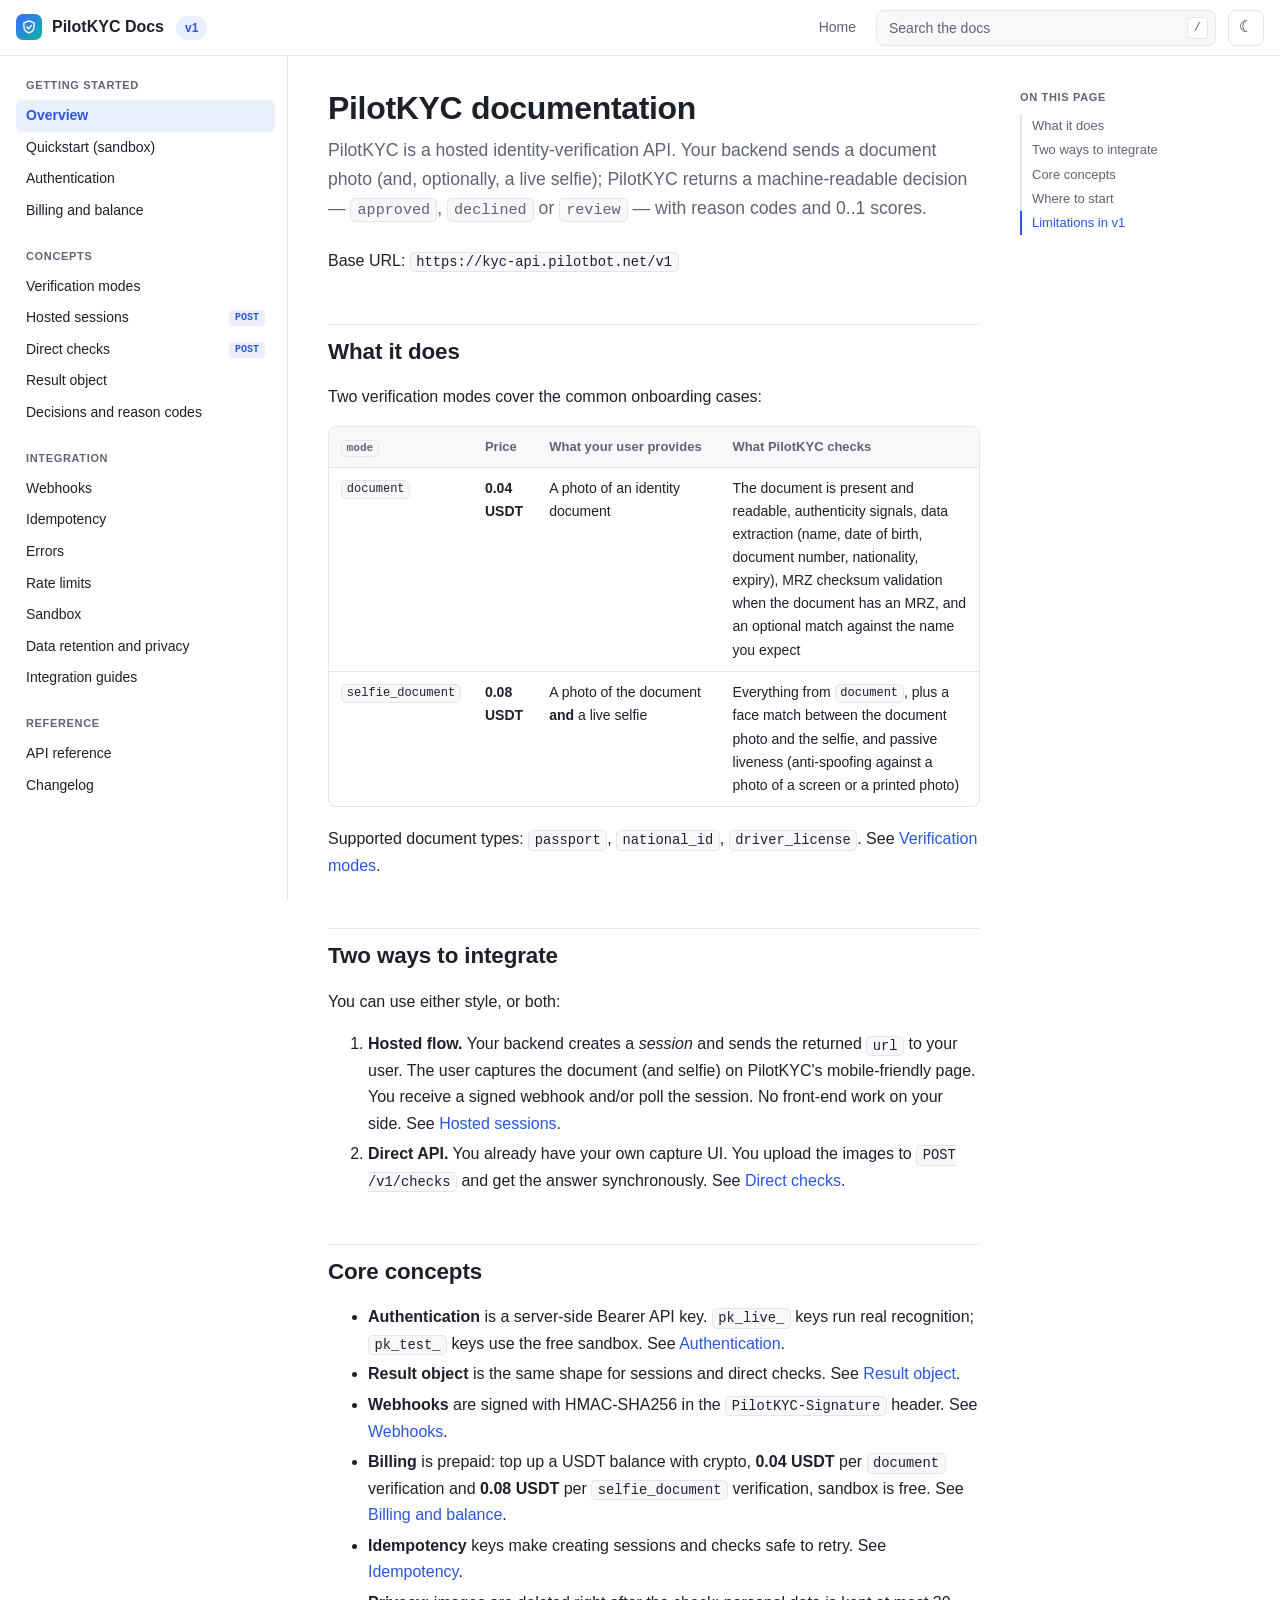
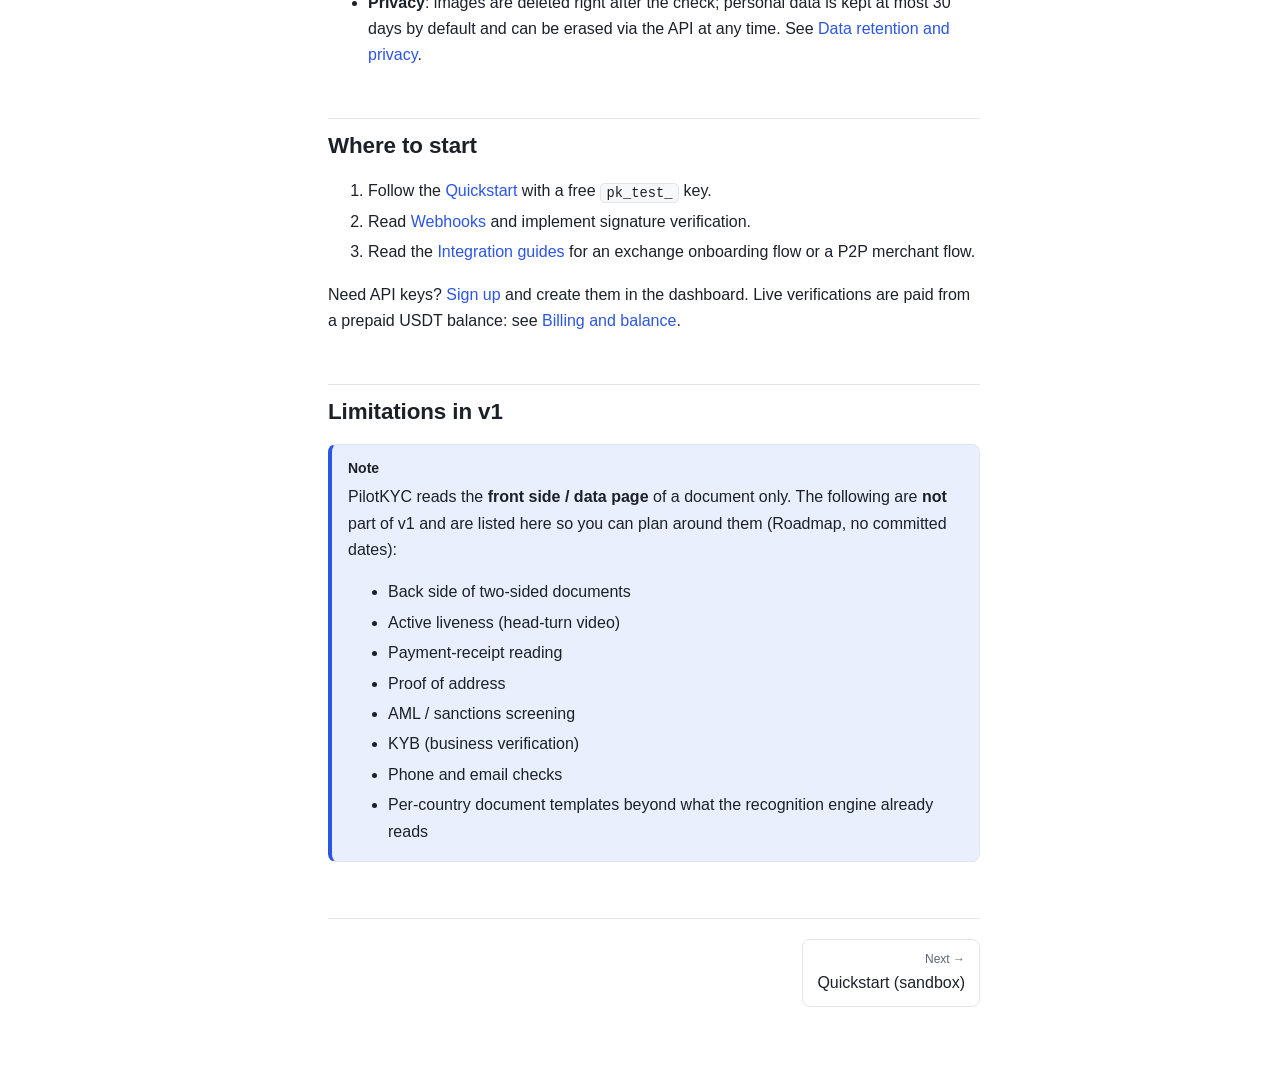
<file: docs/index.html>
<!doctype html>
<html lang="en">
<head>
  <meta charset="utf-8">
  <meta name="viewport" content="width=device-width, initial-scale=1">
  <title>PilotKYC Docs</title>
  <meta name="description" content="PilotKYC API documentation: hosted verification sessions, direct checks, result object, reason codes, signed webhooks, sandbox, data retention.">
  <meta name="color-scheme" content="light dark">
  <meta property="og:type" content="website">
  <meta property="og:site_name" content="PilotKYC">
  <meta property="og:title" content="PilotKYC API documentation">
  <meta property="og:description" content="Identity verification API: document check and selfie + document with face match and passive liveness.">
  <meta name="twitter:card" content="summary">
  <link rel="icon" href="../assets/favicon.svg" type="image/svg+xml">
  <link rel="stylesheet" href="assets/docs.css">
</head>
<body>
  <a class="skip" href="#content">Skip to content</a>
  <header class="topbar">
    <button id="menu-btn" class="icon-btn" type="button" aria-label="Menu">&#9776;</button>
    <a class="brand" href="#/overview">
      <span class="brand-mark" aria-hidden="true"><svg viewBox="0 0 32 32" fill="none" stroke="#fff" stroke-width="2.4" stroke-linecap="round" stroke-linejoin="round"><path d="M16 5 25 8.6v7c0 5.2-3.6 9.2-9 11-5.4-1.8-9-5.8-9-11v-7z"/><path d="m12 16 3 3 5.2-5.6"/></svg></span>
      <span class="brand-name" id="brand-name">PilotKYC Docs</span>
    </a>
    <span class="badge" id="version-badge">v1</span>
    <span class="spacer"></span>
    <a class="top-link" href="../">Home</a>
    <div class="search">
      <input id="search" type="search" placeholder="Search the docs" aria-label="Search the docs" autocomplete="off">
      <kbd>/</kbd>
    </div>
    <button id="theme-btn" class="icon-btn" type="button" aria-label="Toggle theme">&#9790;</button>
  </header>

  <div class="layout">
    <aside class="sidebar" aria-label="Navigation">
      <nav id="nav"></nav>
      <div id="search-results" class="search-results" hidden></div>
    </aside>
    <div class="main">
      <main id="content" class="content"><p>Loading&hellip;</p></main>
      <aside id="toc" class="toc" hidden aria-label="On this page">
        <h5>On this page</h5>
        <div id="toc-list"></div>
      </aside>
    </div>
  </div>
  <div id="scrim" class="scrim"></div>

  <noscript><p style="padding:16px">JavaScript is required to view the documentation.</p></noscript>
  <script src="assets/vendor/marked.min.js"></script>
  <script src="../assets/site-config.js"></script>
  <script src="assets/docs.js"></script>
</body>
</html>
</file>
<file: assets/landing.css>
/* PilotKYC landing page. Tokens, light + dark, mobile-first. No external resources. */

:root {
  --bg: #ffffff;
  --bg-alt: #f4f6fb;
  --card: #ffffff;
  --border: #e1e6f0;
  --text: #0e1530;
  --muted: #55607a;
  --accent: #2a55e5;
  --accent-strong: #1d41c2;
  --accent-soft: #eaeffd;
  --teal: #0a7a70;
  --ok: #12805c;
  --ok-soft: #e3f5ee;
  --code-bg: #0b1020;
  --code-text: #dbe4ff;
  --shadow: 0 1px 2px rgba(14, 21, 48, .05), 0 8px 24px rgba(14, 21, 48, .06);
  --radius: 14px;
  --font: -apple-system, BlinkMacSystemFont, "Segoe UI", Roboto, "Helvetica Neue", Arial, "Noto Sans", "Noto Sans Thai", "Noto Sans SC", sans-serif;
  --mono: ui-monospace, SFMono-Regular, "SF Mono", Menlo, Consolas, "Liberation Mono", monospace;
  color-scheme: light;
}

@media (prefers-color-scheme: dark) {
  :root:not([data-theme="light"]) {
    --bg: #0a0f1f;
    --bg-alt: #0f1630;
    --card: #121a35;
    --border: #243055;
    --text: #e8edff;
    --muted: #9aa6c7;
    --accent: #7c9dff;
    --accent-strong: #a3baff;
    --accent-soft: #19254d;
    --teal: #39d0c0;
    --ok: #4cd6a1;
    --ok-soft: #10302a;
    --code-bg: #070b17;
    --shadow: none;
    color-scheme: dark;
  }
}

:root[data-theme="dark"] {
  --bg: #0a0f1f;
  --bg-alt: #0f1630;
  --card: #121a35;
  --border: #243055;
  --text: #e8edff;
  --muted: #9aa6c7;
  --accent: #7c9dff;
  --accent-strong: #a3baff;
  --accent-soft: #19254d;
  --teal: #39d0c0;
  --ok: #4cd6a1;
  --ok-soft: #10302a;
  --code-bg: #070b17;
  --shadow: none;
  color-scheme: dark;
}

* { box-sizing: border-box; }
html { scroll-behavior: smooth; scroll-padding-top: 72px; -webkit-text-size-adjust: 100%; }
body {
  margin: 0;
  background: var(--bg);
  color: var(--text);
  font-family: var(--font);
  font-size: 16px;
  line-height: 1.6;
  overflow-x: hidden;
}
img, svg { max-width: 100%; }
.svg-sprite { position: absolute; width: 0; height: 0; overflow: hidden; }
a { color: var(--accent); text-decoration: none; }
a:hover { text-decoration: underline; }
button { font: inherit; color: inherit; cursor: pointer; }
:focus-visible { outline: 2px solid var(--accent); outline-offset: 3px; border-radius: 6px; }
h1, h2, h3, p, ul, ol { margin: 0; }
ul, ol { padding: 0; list-style: none; }

.skip { position: absolute; left: -9999px; top: 0; z-index: 100; padding: 10px 14px; background: var(--accent); color: #fff; border-radius: 0 0 8px 0; }
.skip:focus { left: 0; }

.wrap { width: 100%; max-width: 1120px; margin: 0 auto; padding: 0 20px; }
.wrap-narrow { max-width: 780px; }
.muted { color: var(--muted); }

/* ---------- header ---------- */
.header {
  position: sticky; top: 0; z-index: 50;
  background: color-mix(in srgb, var(--bg) 88%, transparent);
  -webkit-backdrop-filter: saturate(160%) blur(10px);
  backdrop-filter: saturate(160%) blur(10px);
  border-bottom: 1px solid var(--border);
}
.header-inner { display: flex; align-items: center; gap: 16px; height: 64px; }
.logo { display: inline-flex; align-items: center; gap: 10px; font-weight: 700; font-size: 18px; color: var(--text); letter-spacing: -.01em; }
.logo:hover { text-decoration: none; }
.logo-mark { width: 30px; height: 30px; flex: none; }
.nav { display: none; margin-left: 12px; gap: 4px; }
.nav a { white-space: nowrap; padding: 8px 10px; border-radius: 8px; color: var(--muted); font-size: 15px; font-weight: 500; }
.nav a:hover { color: var(--text); background: var(--bg-alt); text-decoration: none; }
.header-actions { margin-left: auto; display: flex; align-items: center; gap: 8px; }
.lang { display: inline-flex; border: 1px solid var(--border); border-radius: 10px; overflow: hidden; }
.lang-btn { background: none; border: 0; padding: 0 12px; min-height: 44px; min-width: 44px; font-size: 13px; font-weight: 600; color: var(--muted); }
.lang-btn[aria-pressed="true"] { background: var(--accent-soft); color: var(--accent); }
.header-login { display: none; white-space: nowrap; align-items: center; min-height: 44px; padding: 0 14px; border: 1px solid var(--border); border-radius: 10px; color: var(--text); font-size: 14px; font-weight: 600; }
.header-login:hover { background: var(--bg-alt); text-decoration: none; }
.nav .nav-login { display: none; }
@media (min-width: 640px) { .header-login { display: inline-flex; } }
.icon-btn { width: 44px; height: 44px; display: inline-grid; place-items: center; background: none; border: 1px solid var(--border); border-radius: 10px; }
.icon-btn:hover { background: var(--bg-alt); }
.icon-btn svg { width: 20px; height: 20px; }

@media (max-width: 1199px) {
  .nav {
    display: none; position: absolute; top: 64px; left: 0; right: 0;
    flex-direction: column; margin: 0; padding: 8px 12px 14px;
    background: var(--bg); border-bottom: 1px solid var(--border);
  }
  .nav.open { display: flex; }
  .nav a { min-height: 44px; display: flex; align-items: center; }
}
@media (max-width: 639px) {
  .nav .nav-login { display: flex; }
}
@media (min-width: 1200px) {
  .nav { display: flex; }
  .menu-btn { display: none; }
}
/* Russian nav labels are longer: tighter spacing keeps nav + Log in + controls inside the 1120px header. */
@media (min-width: 1200px) {
  html[lang="ru"] .header-inner { gap: 10px; }
  html[lang="ru"] .nav { margin-left: 4px; gap: 0; }
  html[lang="ru"] .nav a { padding: 8px 6px; font-size: 14px; }
  html[lang="ru"] .header-login { padding: 0 10px; }
}

/* ---------- buttons ---------- */
.btn {
  display: inline-flex; align-items: center; justify-content: center; gap: 8px;
  min-height: 48px; padding: 0 22px; border-radius: 12px; border: 1px solid transparent;
  font-weight: 600; font-size: 16px; text-decoration: none; transition: transform .12s ease, background .12s ease;
}
.btn:hover { text-decoration: none; transform: translateY(-1px); }
.btn svg { width: 18px; height: 18px; }
.btn-primary { background: linear-gradient(135deg, #3b6bff, #2a55e5); color: #fff; }
.btn-primary:hover { background: linear-gradient(135deg, #4a78ff, #3560f0); }
.btn-secondary { background: var(--card); color: var(--text); border-color: var(--border); }
.btn-secondary:hover { border-color: var(--accent); }
.btn-light { background: #fff; color: #11265f; }
.btn-ghost { background: transparent; color: #fff; border-color: rgba(255, 255, 255, .5); }
.btn-ghost:hover { background: rgba(255, 255, 255, .1); }
.cta-row { display: flex; flex-wrap: wrap; gap: 12px; }
.cta-center { justify-content: center; }

/* ---------- hero ---------- */
.hero { padding: 48px 0 40px; background:
  radial-gradient(900px 420px at 85% -10%, color-mix(in srgb, var(--accent) 16%, transparent), transparent 70%),
  radial-gradient(700px 360px at -5% 10%, color-mix(in srgb, var(--teal) 12%, transparent), transparent 70%); }
.hero-grid { display: grid; gap: 36px; grid-template-columns: minmax(0, 1fr); align-items: center; }
.eyebrow { font-size: 13px; font-weight: 700; letter-spacing: .08em; text-transform: uppercase; color: var(--teal); margin-bottom: 10px; }
.hero h1 { font-size: clamp(2rem, 6.4vw, 3.4rem); line-height: 1.1; letter-spacing: -.025em; margin-bottom: 18px; }
.lead { font-size: 1.1rem; color: var(--muted); max-width: 56ch; margin-bottom: 26px; }
.chips { display: flex; flex-wrap: wrap; gap: 8px; margin-top: 24px; }
.chips li { font-size: 13px; font-weight: 500; padding: 5px 12px; border: 1px solid var(--border); border-radius: 999px; background: var(--card); color: var(--muted); }

.hero-code { display: grid; gap: 14px; min-width: 0; }
.code-card { background: var(--code-bg); color: var(--code-text); border: 1px solid #1b2547; border-radius: var(--radius); box-shadow: var(--shadow); overflow: hidden; min-width: 0; }
.code-head { display: flex; align-items: center; gap: 10px; padding: 10px 14px; border-bottom: 1px solid #1b2547; font: 12px var(--mono); color: #8ea0d6; }
.dots { display: inline-flex; gap: 6px; }
.dots i { width: 10px; height: 10px; border-radius: 50%; background: #2b3763; }
.code-title { margin-right: auto; }
.pill { font: 600 11px/20px var(--font); padding: 0 8px; border-radius: 999px; }
.pill-ok { background: #123a31; color: #5be3ae; }
.code-card pre { margin: 0; padding: 14px 16px; overflow-x: auto; font: 13px/1.65 var(--mono); tab-size: 2; }
.code-card code { font: inherit; }
.c-k { color: #7cc4ff; } .c-s { color: #9be2b5; } .c-p { color: #c4b5ff; } .c-n { color: #ffcf8b; }

@media (min-width: 900px) {
  .hero { padding: 80px 0 72px; }
  .hero-grid { grid-template-columns: minmax(0, 1.05fr) minmax(0, 1fr); gap: 48px; }
}

/* ---------- sections ---------- */
.section { padding: 64px 0; }
.section-alt { background: var(--bg-alt); }
.section-head { max-width: 720px; margin-bottom: 36px; }
.section-head h2 { font-size: clamp(1.6rem, 4.4vw, 2.3rem); line-height: 1.2; letter-spacing: -.02em; }
.sub { color: var(--muted); margin-top: 12px; font-size: 1.05rem; }
.note { margin-top: 22px; color: var(--muted); font-size: 15px; }

.grid-2, .grid-3, .grid-4 { display: grid; gap: 18px; grid-template-columns: minmax(0, 1fr); }
@media (min-width: 640px) { .grid-4 { grid-template-columns: repeat(2, minmax(0, 1fr)); } }
@media (min-width: 760px) { .grid-2 { grid-template-columns: repeat(2, minmax(0, 1fr)); } .grid-3 { grid-template-columns: repeat(2, minmax(0, 1fr)); } }
@media (min-width: 980px) { .grid-3 { grid-template-columns: repeat(3, minmax(0, 1fr)); } .grid-4 { grid-template-columns: repeat(4, minmax(0, 1fr)); } }

.card, .feature { background: var(--card); border: 1px solid var(--border); border-radius: var(--radius); padding: 24px; box-shadow: var(--shadow); min-width: 0; }
.card-featured { border-color: var(--accent); box-shadow: 0 0 0 1px var(--accent), var(--shadow); }
.card h3, .feature h3 { font-size: 1.15rem; line-height: 1.3; margin-bottom: 8px; }
.card-icon { width: 44px; height: 44px; border-radius: 12px; display: grid; place-items: center; background: var(--accent-soft); color: var(--accent); margin-bottom: 14px; }
.card-icon svg, .icon { width: 24px; height: 24px; }
.mode-head { display: flex; align-items: center; justify-content: space-between; gap: 12px; margin-bottom: 14px; }
.mode-head .card-icon { margin-bottom: 0; }
.mode-price { font: 700 13px/1.2 var(--font); padding: 6px 12px; border-radius: 999px; background: var(--bg-alt); border: 1px solid var(--border); color: var(--text); white-space: nowrap; }
.mode-price-featured { background: var(--accent-soft); border-color: color-mix(in srgb, var(--accent) 40%, var(--border)); color: var(--accent); }
.feature .icon { color: var(--accent); margin-bottom: 12px; display: block; width: 28px; height: 28px; }
.feature p { color: var(--muted); font-size: 15px; }

.ticks { margin-top: 14px; display: grid; gap: 8px; }
.ticks li { position: relative; padding-left: 26px; font-size: 15px; }
.ticks li::before {
  content: ""; position: absolute; left: 0; top: 4px; width: 16px; height: 16px; border-radius: 50%;
  background: var(--ok-soft) url("data:image/svg+xml,%3Csvg xmlns='http://www.w3.org/2000/svg' viewBox='0 0 24 24'%3E%3Cpath d='m6 12.500 4 4 8-9' fill='none' stroke='%2312805c' stroke-width='3' stroke-linecap='round' stroke-linejoin='round'/%3E%3C/svg%3E") center / 12px no-repeat;
}

/* steps */
.steps { display: grid; gap: 18px; grid-template-columns: minmax(0, 1fr); counter-reset: s; }
@media (min-width: 800px) { .steps { grid-template-columns: repeat(3, minmax(0, 1fr)); } }
.step { position: relative; background: var(--card); border: 1px solid var(--border); border-radius: var(--radius); padding: 28px 24px 24px; box-shadow: var(--shadow); }
.step .icon { color: var(--accent); margin-bottom: 12px; display: block; width: 30px; height: 30px; }
.step h3 { font-size: 1.15rem; margin-bottom: 8px; }
.step p { color: var(--muted); font-size: 15px; }
.step-num { position: absolute; top: 16px; right: 18px; font: 800 34px/1 var(--font); color: var(--accent-soft); -webkit-text-stroke: 1px var(--border); }

/* mini code in dev cards */
pre.mini { margin: 14px 0 0; padding: 12px 14px; border-radius: 10px; background: var(--code-bg); color: var(--code-text); font: 12.5px/1.6 var(--mono); overflow-x: auto; }
pre.mini code { font: inherit; }

/* table */
.table-wrap { overflow-x: auto; border: 1px solid var(--border); border-radius: var(--radius); background: var(--card); box-shadow: var(--shadow); }
.compare { width: 100%; border-collapse: collapse; font-size: 15px; }
.compare th, .compare td { text-align: left; padding: 14px 18px; border-bottom: 1px solid var(--border); vertical-align: top; }
.compare thead th { background: var(--bg-alt); font-size: 13px; text-transform: uppercase; letter-spacing: .05em; color: var(--muted); }
.compare tbody th { width: 30%; font-weight: 600; }
.compare tr:last-child th, .compare tr:last-child td { border-bottom: 0; }

/* pricing */
.price-card { display: flex; flex-direction: column; }
.price-tier-head { display: flex; align-items: center; justify-content: space-between; gap: 8px; margin-bottom: 8px; }
.price-tier-head h3 { margin-bottom: 0; }
.tier-badge { font: 700 11px/1.2 var(--mono); padding: 4px 8px; border-radius: 6px; background: var(--bg-alt); border: 1px solid var(--border); color: var(--muted); white-space: nowrap; }
.tier-badge-featured { background: var(--accent-soft); border-color: color-mix(in srgb, var(--accent) 40%, var(--border)); color: var(--accent); }
.price-card .btn { margin-top: auto; }
.price-card .ticks { margin-bottom: 22px; }
.price { font-size: 2.2rem; font-weight: 800; letter-spacing: -.02em; margin: 6px 0 8px; line-height: 1.15; }
.price small { display: inline-block; white-space: nowrap; font-size: .88rem; font-weight: 500; color: var(--muted); letter-spacing: 0; }

/* faq */
.faq { display: grid; gap: 10px; }
.faq details { background: var(--card); border: 1px solid var(--border); border-radius: 12px; }
.faq summary { cursor: pointer; padding: 16px 18px; font-weight: 600; list-style: none; display: flex; justify-content: space-between; gap: 12px; min-height: 48px; align-items: center; }
.faq summary::-webkit-details-marker { display: none; }
.faq summary::after { content: "+"; font-size: 22px; color: var(--accent); flex: none; line-height: 1; }
.faq details[open] summary::after { content: "\2212"; }
.faq details p { padding: 0 18px 18px; color: var(--muted); }

/* cta band */
.cta-band { background: linear-gradient(135deg, #1a3aa8, #0b8f83); color: #fff; padding: 64px 0; }
.cta-inner { text-align: center; }
.cta-inner h2 { font-size: clamp(1.6rem, 4.4vw, 2.3rem); letter-spacing: -.02em; margin-bottom: 10px; }
.cta-inner p { opacity: .92; margin-bottom: 26px; }

/* footer */
.footer { border-top: 1px solid var(--border); padding: 40px 0 24px; background: var(--bg); }
.footer-inner { display: grid; gap: 24px; }
.footer-brand p { margin-top: 10px; max-width: 42ch; font-size: 15px; }
.footer-links { display: flex; flex-wrap: wrap; gap: 6px 20px; align-content: start; }
.footer-links a { color: var(--muted); font-size: 15px; min-height: 44px; display: inline-flex; align-items: center; }
.footer-links a:hover { color: var(--text); }
.footer-bottom { margin-top: 18px; color: var(--muted); }
@media (min-width: 760px) { .footer-inner { grid-template-columns: 1fr auto; } }

@media (prefers-reduced-motion: reduce) {
  html { scroll-behavior: auto; }
  .btn { transition: none; }
  .btn:hover { transform: none; }
}
</file>
<file: docs/assets/docs.css>
/* PilotKYC documentation — styles. One accent colour, system fonts, light/dark tokens. */

:root {
  --bg: #ffffff;
  --bg-subtle: #f6f8fa;
  --bg-code: #f6f8fa;
  --border: #e2e6ea;
  --text: #1c2128;
  --text-muted: #5b6672;
  --accent: #2a55e5;
  --accent-soft: #eaeffd;
  --accent-contrast: #ffffff;
  --ok: #1a7f4b;
  --ok-soft: #e6f4ec;
  --warn: #9a6700;
  --warn-soft: #fff4d6;
  --danger: #c0352b;
  --danger-soft: #fdeceb;
  --shadow: 0 1px 2px rgba(16, 24, 40, 0.06);
  --font: -apple-system, BlinkMacSystemFont, "Segoe UI", Roboto, "Helvetica Neue", Arial, "Noto Sans", sans-serif;
  --mono: ui-monospace, SFMono-Regular, "SF Mono", Menlo, Consolas, "Liberation Mono", monospace;
  --sidebar-w: 288px;
  --header-h: 56px;
  --gutter: 16px;
  color-scheme: light;
}

@media (prefers-color-scheme: dark) {
  :root:not([data-theme="light"]) {
    --bg: #0f1419;
    --bg-subtle: #161c23;
    --bg-code: #131920;
    --border: #28313b;
    --text: #e6ebf0;
    --text-muted: #96a2ae;
    --accent: #7c9dff;
    --accent-soft: #172641;
    --accent-contrast: #0b1220;
    --ok: #4cc38a;
    --ok-soft: #12291f;
    --warn: #e3b341;
    --warn-soft: #2e2410;
    --danger: #ff7b72;
    --danger-soft: #331a18;
    --shadow: none;
    color-scheme: dark;
  }
}

:root[data-theme="dark"] {
  --bg: #0f1419;
  --bg-subtle: #161c23;
  --bg-code: #131920;
  --border: #28313b;
  --text: #e6ebf0;
  --text-muted: #96a2ae;
  --accent: #7c9dff;
  --accent-soft: #172641;
  --accent-contrast: #0b1220;
  --ok: #4cc38a;
  --ok-soft: #12291f;
  --warn: #e3b341;
  --warn-soft: #2e2410;
  --danger: #ff7b72;
  --danger-soft: #331a18;
  --shadow: none;
  color-scheme: dark;
}

* { box-sizing: border-box; }
html { scroll-padding-top: calc(var(--header-h) + 16px); -webkit-text-size-adjust: 100%; }
body {
  margin: 0;
  background: var(--bg);
  color: var(--text);
  font-family: var(--font);
  font-size: 16px;
  line-height: 1.65;
}
a { color: var(--accent); text-decoration: none; }
a:hover { text-decoration: underline; }
button { font: inherit; color: inherit; cursor: pointer; }
:focus-visible { outline: 2px solid var(--accent); outline-offset: 2px; border-radius: 4px; }

/* ---------- header ---------- */
.topbar {
  position: sticky; top: 0; z-index: 30;
  height: var(--header-h);
  display: flex; align-items: center; gap: 12px;
  padding: 0 var(--gutter);
  background: var(--bg);
  border-bottom: 1px solid var(--border);
}
.brand { display: flex; align-items: center; gap: 10px; font-weight: 650; color: var(--text); white-space: nowrap; }
.brand:hover { text-decoration: none; }
.brand-mark {
  width: 26px; height: 26px; border-radius: 7px; background: var(--accent); color: var(--accent-contrast);
  display: grid; place-items: center; font-size: 14px; font-weight: 700;
}
.badge {
  display: inline-block; padding: 1px 8px; border-radius: 999px;
  font-size: 12px; font-weight: 600; line-height: 20px;
  background: var(--accent-soft); color: var(--accent); border: 1px solid transparent;
}
.brand-mark svg { width: 18px; height: 18px; display: block; }
.badge.muted { background: var(--bg-subtle); color: var(--text-muted); border-color: var(--border); }
.spacer { flex: 1; }
.search { position: relative; width: min(340px, 36vw); }
.search input {
  width: 100%; height: 36px; padding: 0 34px 0 12px;
  border: 1px solid var(--border); border-radius: 8px;
  background: var(--bg-subtle); color: var(--text); font: inherit; font-size: 14px;
}
.search input::placeholder { color: var(--text-muted); }
.search kbd {
  position: absolute; right: 8px; top: 7px; font: 12px/20px var(--mono);
  padding: 0 6px; border: 1px solid var(--border); border-radius: 4px; color: var(--text-muted); background: var(--bg);
}
.icon-btn {
  height: 36px; min-width: 36px; padding: 0 8px; display: inline-grid; place-items: center;
  border: 1px solid var(--border); border-radius: 8px; background: var(--bg); color: var(--text);
}
.icon-btn:hover { background: var(--bg-subtle); }
#menu-btn { display: none; }

/* ---------- layout ---------- */
.layout { display: grid; grid-template-columns: var(--sidebar-w) minmax(0, 1fr); }
.sidebar {
  position: sticky; top: var(--header-h); align-self: start;
  height: calc(100vh - var(--header-h)); overflow-y: auto;
  padding: 20px 12px 40px var(--gutter);
  border-right: 1px solid var(--border);
  background: var(--bg);
}
.nav-group { margin-bottom: 20px; }
.nav-group h4 {
  margin: 0 0 6px; padding: 0 10px; font-size: 11px; letter-spacing: .06em; text-transform: uppercase; color: var(--text-muted); font-weight: 650;
}
.nav-link {
  display: flex; align-items: center; justify-content: space-between; gap: 8px;
  padding: 6px 10px; border-radius: 6px; color: var(--text); font-size: 14px; line-height: 1.4;
}
.nav-link:hover { background: var(--bg-subtle); text-decoration: none; }
.nav-link.active { background: var(--accent-soft); color: var(--accent); font-weight: 600; }
.nav-link .tag { font: 600 10px/16px var(--mono); padding: 0 6px; border-radius: 4px; flex: none; }
.tag.get { background: var(--ok-soft); color: var(--ok); }
.tag.post { background: var(--accent-soft); color: var(--accent); }
.tag.soon { background: var(--warn-soft); color: var(--warn); }
.nav-link.active .tag.get, .nav-link.active .tag.post { background: var(--bg); }

.search-results .res { display: block; padding: 8px 10px; border-radius: 6px; color: var(--text); font-size: 14px; }
.search-results .res:hover { background: var(--bg-subtle); text-decoration: none; }
.search-results .res small { display: block; color: var(--text-muted); font-size: 12px; }
.search-results mark { background: var(--warn-soft); color: inherit; border-radius: 2px; }
.search-results .empty { padding: 10px; color: var(--text-muted); font-size: 14px; }

.main { display: grid; grid-template-columns: minmax(0, 1fr) 220px; gap: 40px; padding: 32px 40px 80px; max-width: 1240px; }
.content { min-width: 0; max-width: 820px; }
.toc { position: sticky; top: calc(var(--header-h) + 24px); align-self: start; max-height: calc(100vh - var(--header-h) - 48px); overflow-y: auto; font-size: 13px; }
.toc h5 { margin: 0 0 8px; font-size: 11px; letter-spacing: .06em; text-transform: uppercase; color: var(--text-muted); }
.toc a { display: block; padding: 3px 0 3px 10px; color: var(--text-muted); border-left: 2px solid var(--border); line-height: 1.4; }
.toc a.l3 { padding-left: 22px; }
.toc a:hover { color: var(--text); text-decoration: none; }
.toc a.active { color: var(--accent); border-left-color: var(--accent); }

/* ---------- prose ---------- */
.content h1 { font-size: 2rem; line-height: 1.25; margin: 0 0 8px; letter-spacing: -0.01em; }
.content h2 { font-size: 1.4rem; margin: 2.2em 0 .6em; padding-top: .4em; border-top: 1px solid var(--border); letter-spacing: -0.005em; }
.content h1 + h2, .content .lead + h2 { border-top: 0; margin-top: 1.4em; }
.content h3 { font-size: 1.1rem; margin: 1.8em 0 .5em; }
.content h4 { font-size: 1rem; margin: 1.4em 0 .4em; }
.content h2 .anchor, .content h3 .anchor { margin-left: 6px; color: var(--text-muted); opacity: 0; font-weight: 400; }
.content h2:hover .anchor, .content h3:hover .anchor, .content .anchor:focus { opacity: 1; text-decoration: none; }
.content p, .content ul, .content ol { margin: 0 0 1em; }
.content li { margin: .25em 0; }
.content .lead { font-size: 1.1rem; color: var(--text-muted); margin-bottom: 1.4em; }
.content hr { border: 0; border-top: 1px solid var(--border); margin: 2em 0; }
.content code {
  font-family: var(--mono); font-size: .86em; padding: .12em .4em;
  background: var(--bg-subtle); border: 1px solid var(--border); border-radius: 5px;
  overflow-wrap: anywhere;
}
.content pre code { padding: 0; border: 0; background: none; font-size: inherit; overflow-wrap: normal; }
.content h1 code, .content h2 code, .content h3 code { font-size: .8em; }

.method { display: inline-block; font: 700 12px/20px var(--mono); padding: 0 8px; border-radius: 5px; margin-right: 6px; vertical-align: middle; }
.method.get { background: var(--ok-soft); color: var(--ok); }
.method.post { background: var(--accent-soft); color: var(--accent); }
.endpoint {
  display: flex; flex-wrap: wrap; align-items: center; gap: 8px;
  padding: 10px 14px; margin: 0 0 1.2em; border: 1px solid var(--border); border-radius: 8px; background: var(--bg-subtle);
  font-family: var(--mono); font-size: 14px; overflow-wrap: anywhere;
}
.endpoint .method { margin: 0; }

.table-wrap { overflow-x: auto; margin: 0 0 1.2em; border: 1px solid var(--border); border-radius: 8px; }
.content table { border-collapse: collapse; width: 100%; font-size: 14px; }
.content th, .content td { padding: 9px 12px; text-align: left; vertical-align: top; border-bottom: 1px solid var(--border); }
.content th { background: var(--bg-subtle); font-weight: 600; white-space: nowrap; font-size: 13px; color: var(--text-muted); }
.content tr:last-child td { border-bottom: 0; }
.content td:first-child code { white-space: nowrap; }

blockquote.callout {
  margin: 0 0 1.2em; padding: 12px 16px; border-radius: 8px; border: 1px solid var(--border); border-left-width: 4px;
  background: var(--bg-subtle);
}
blockquote.callout > :last-child { margin-bottom: 0; }
blockquote.callout .callout-title { font-weight: 650; margin-bottom: 4px; font-size: 14px; }
blockquote.callout.note { border-left-color: var(--accent); background: var(--accent-soft); }
blockquote.callout.warning { border-left-color: var(--warn); background: var(--warn-soft); }
blockquote.callout.danger { border-left-color: var(--danger); background: var(--danger-soft); }
blockquote.callout.tip { border-left-color: var(--ok); background: var(--ok-soft); }
.content blockquote:not(.callout) { margin: 0 0 1em; padding-left: 14px; border-left: 3px solid var(--border); color: var(--text-muted); }

li > input[type="checkbox"] { margin: 0 8px 0 -20px; }

/* code blocks */
.codeblock { margin: 0 0 1.2em; border: 1px solid var(--border); border-radius: 8px; background: var(--bg-code); overflow: hidden; }
.codebar { display: flex; align-items: center; gap: 4px; padding: 4px 6px 4px 12px; border-bottom: 1px solid var(--border); background: var(--bg-subtle); min-height: 36px; }
.codebar .label { font: 600 12px/1 var(--mono); color: var(--text-muted); margin-right: auto; text-transform: lowercase; }
.codebar .tabs { display: flex; gap: 2px; margin-right: auto; flex-wrap: wrap; }
.tab-btn { border: 0; background: none; padding: 5px 10px; border-radius: 6px; font-size: 13px; color: var(--text-muted); }
.tab-btn:hover { color: var(--text); background: var(--bg); }
.tab-btn[aria-selected="true"] { background: var(--bg); color: var(--accent); font-weight: 600; box-shadow: var(--shadow); }
.copy-btn { border: 1px solid var(--border); background: var(--bg); border-radius: 6px; padding: 3px 10px; font-size: 12px; color: var(--text-muted); }
.copy-btn:hover { color: var(--text); }
.copy-btn.done { color: var(--ok); border-color: var(--ok); }
.codeblock pre { margin: 0; padding: 14px 16px; overflow-x: auto; font: 13px/1.6 var(--mono); tab-size: 2; }
.codeblock pre[hidden] { display: none; }

/* widget */
.widget { border: 1px solid var(--border); border-radius: 10px; padding: 16px; margin: 0 0 1.4em; background: var(--bg-subtle); }
.widget h4 { margin: 0 0 12px; }
.widget label { display: block; font-size: 12px; font-weight: 600; color: var(--text-muted); margin: 10px 0 4px; }
.widget input, .widget select, .widget textarea {
  width: 100%; padding: 8px 10px; border: 1px solid var(--border); border-radius: 6px; background: var(--bg); color: var(--text); font: 13px var(--mono);
}
.widget .row { display: grid; grid-template-columns: repeat(auto-fit, minmax(180px, 1fr)); gap: 0 12px; }
.widget .out { margin-top: 12px; padding: 10px 12px; border: 1px solid var(--border); border-radius: 6px; background: var(--bg); font: 12px/1.5 var(--mono); white-space: pre-wrap; overflow-wrap: anywhere; }
.widget .out.sig { color: var(--ok); font-weight: 600; }
.widget .btn { margin-top: 8px; padding: 6px 12px; border: 1px solid var(--border); border-radius: 6px; background: var(--bg); font-size: 13px; }

/* pager + footer */
.pager { display: flex; justify-content: space-between; gap: 12px; margin-top: 56px; padding-top: 20px; border-top: 1px solid var(--border); }
.pager a { display: block; padding: 10px 14px; border: 1px solid var(--border); border-radius: 8px; color: var(--text); min-width: 0; max-width: 48%; }
.pager a:hover { border-color: var(--accent); text-decoration: none; }
.pager small { display: block; color: var(--text-muted); font-size: 12px; }
.pager .next { margin-left: auto; text-align: right; }
.footer-note { margin-top: 24px; color: var(--text-muted); font-size: 13px; }

.error-box { padding: 24px; border: 1px solid var(--danger); border-radius: 8px; background: var(--danger-soft); }
.scrim { display: none; }

/* ---------- responsive ---------- */
@media (max-width: 1180px) {
  .main { grid-template-columns: minmax(0, 1fr); padding: 28px 28px 72px; }
  .toc { display: none; }
}
@media (max-width: 860px) {
  .layout { grid-template-columns: minmax(0, 1fr); }
  #menu-btn { display: inline-grid; }
  .sidebar {
    position: fixed; top: var(--header-h); left: 0; bottom: 0; z-index: 25; width: min(86vw, 320px); height: auto;
    transform: translateX(-102%); transition: transform .18s ease; box-shadow: 0 8px 30px rgba(0,0,0,.25);
  }
  body.nav-open .sidebar { transform: none; }
  body.nav-open .scrim { display: block; position: fixed; inset: var(--header-h) 0 0 0; z-index: 20; background: rgba(0,0,0,.35); }
  .main { padding: 20px var(--gutter) 64px; }
  .spacer { display: none; }
  .search { width: auto; flex: 1; min-width: 0; }
  .search kbd { display: none; }
  .brand .brand-name { display: none; }
  .content h1 { font-size: 1.6rem; }
  .pager a { max-width: 100%; }
  .pager { flex-direction: column; }
  .pager .next { margin-left: 0; text-align: left; }
}
@media (prefers-reduced-motion: reduce) { .sidebar { transition: none; } }

/* ---------- PilotKYC additions ---------- */
.skip { position: absolute; left: -9999px; top: 0; z-index: 100; padding: 8px 12px; background: var(--accent); color: var(--accent-contrast); }
.skip:focus { left: 8px; top: 8px; }
.top-link { font-size: 14px; color: var(--text-muted); padding: 6px 8px; border-radius: 6px; }
.top-link:hover { color: var(--text); background: var(--bg-subtle); text-decoration: none; }
.brand-mark { background: linear-gradient(135deg, #3b6bff, #12b3a4); }
.widget p { margin: 0 0 8px; font-size: 14px; color: var(--text-muted); }
.status-chip { display: inline-block; font: 600 12px/20px var(--mono); padding: 0 8px; border-radius: 5px; background: var(--bg-subtle); border: 1px solid var(--border); }
@media (max-width: 520px) { .top-link { display: none; } }
</file>
